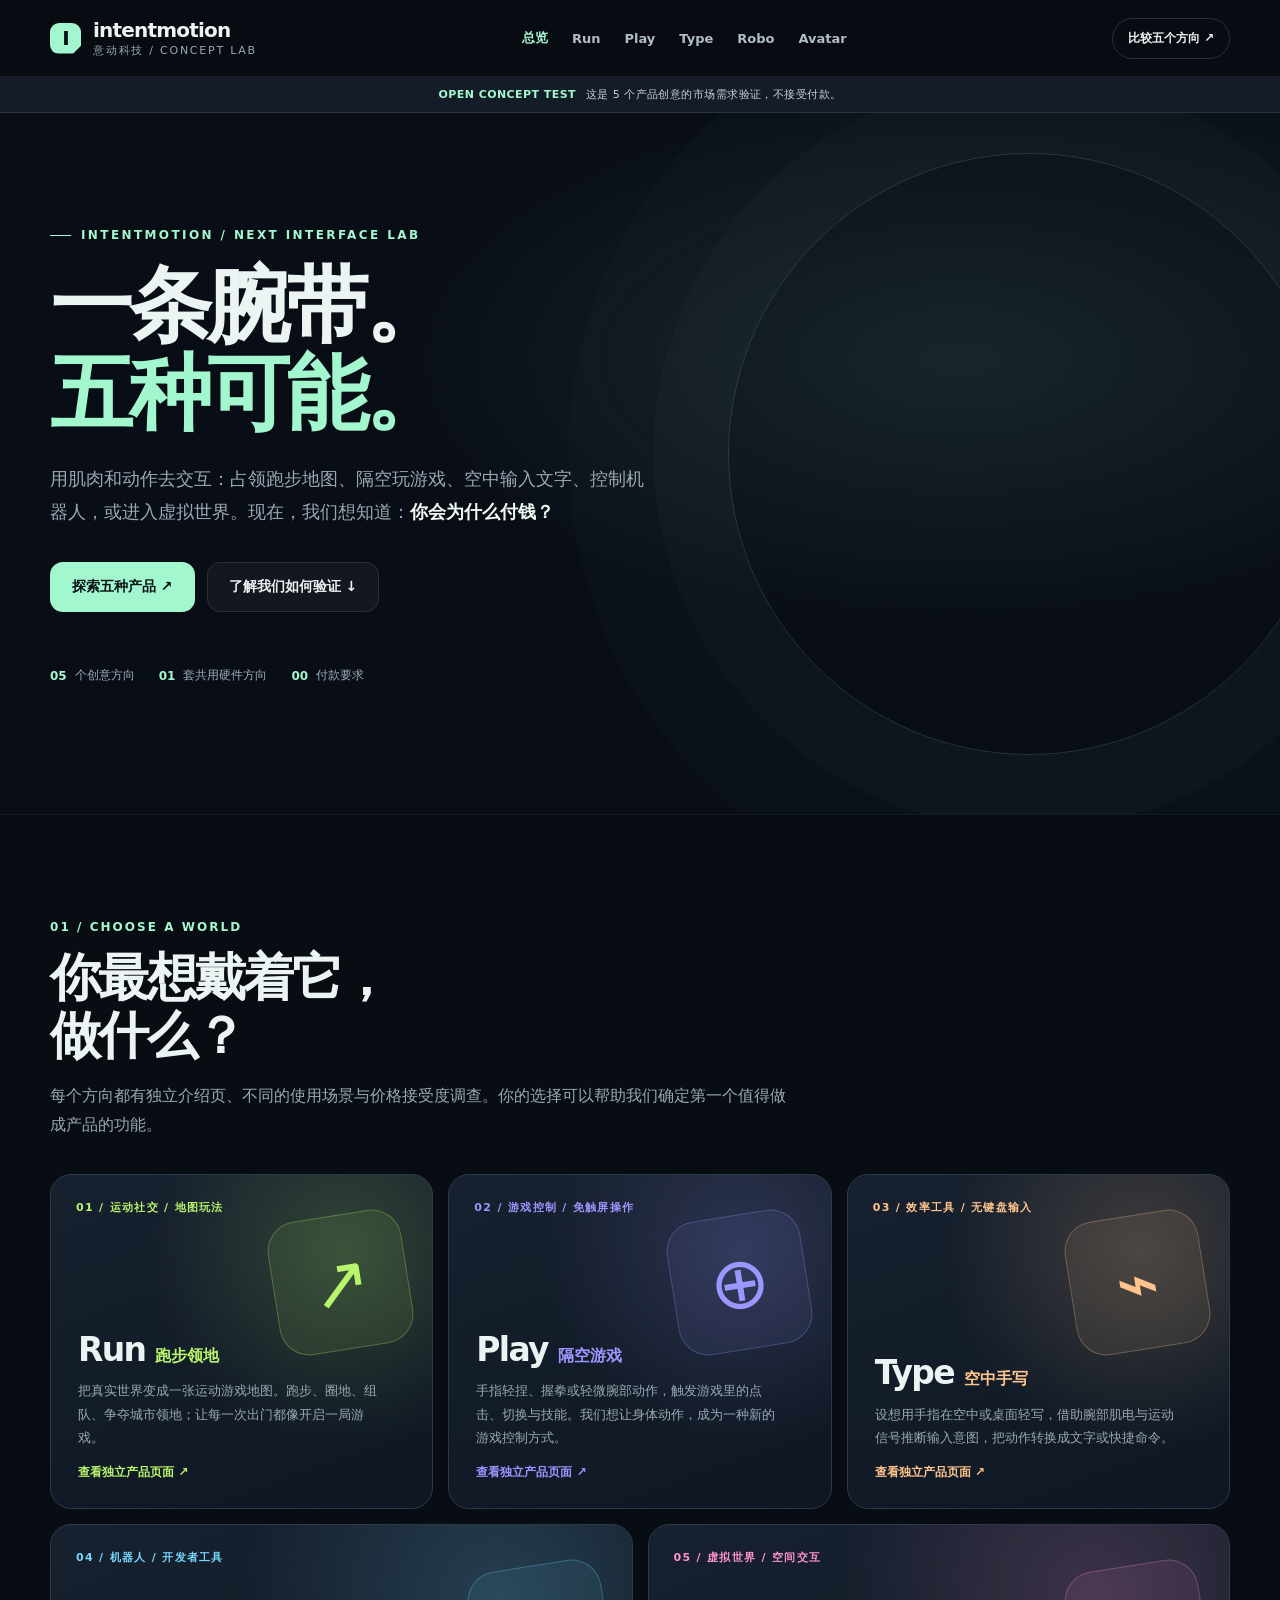
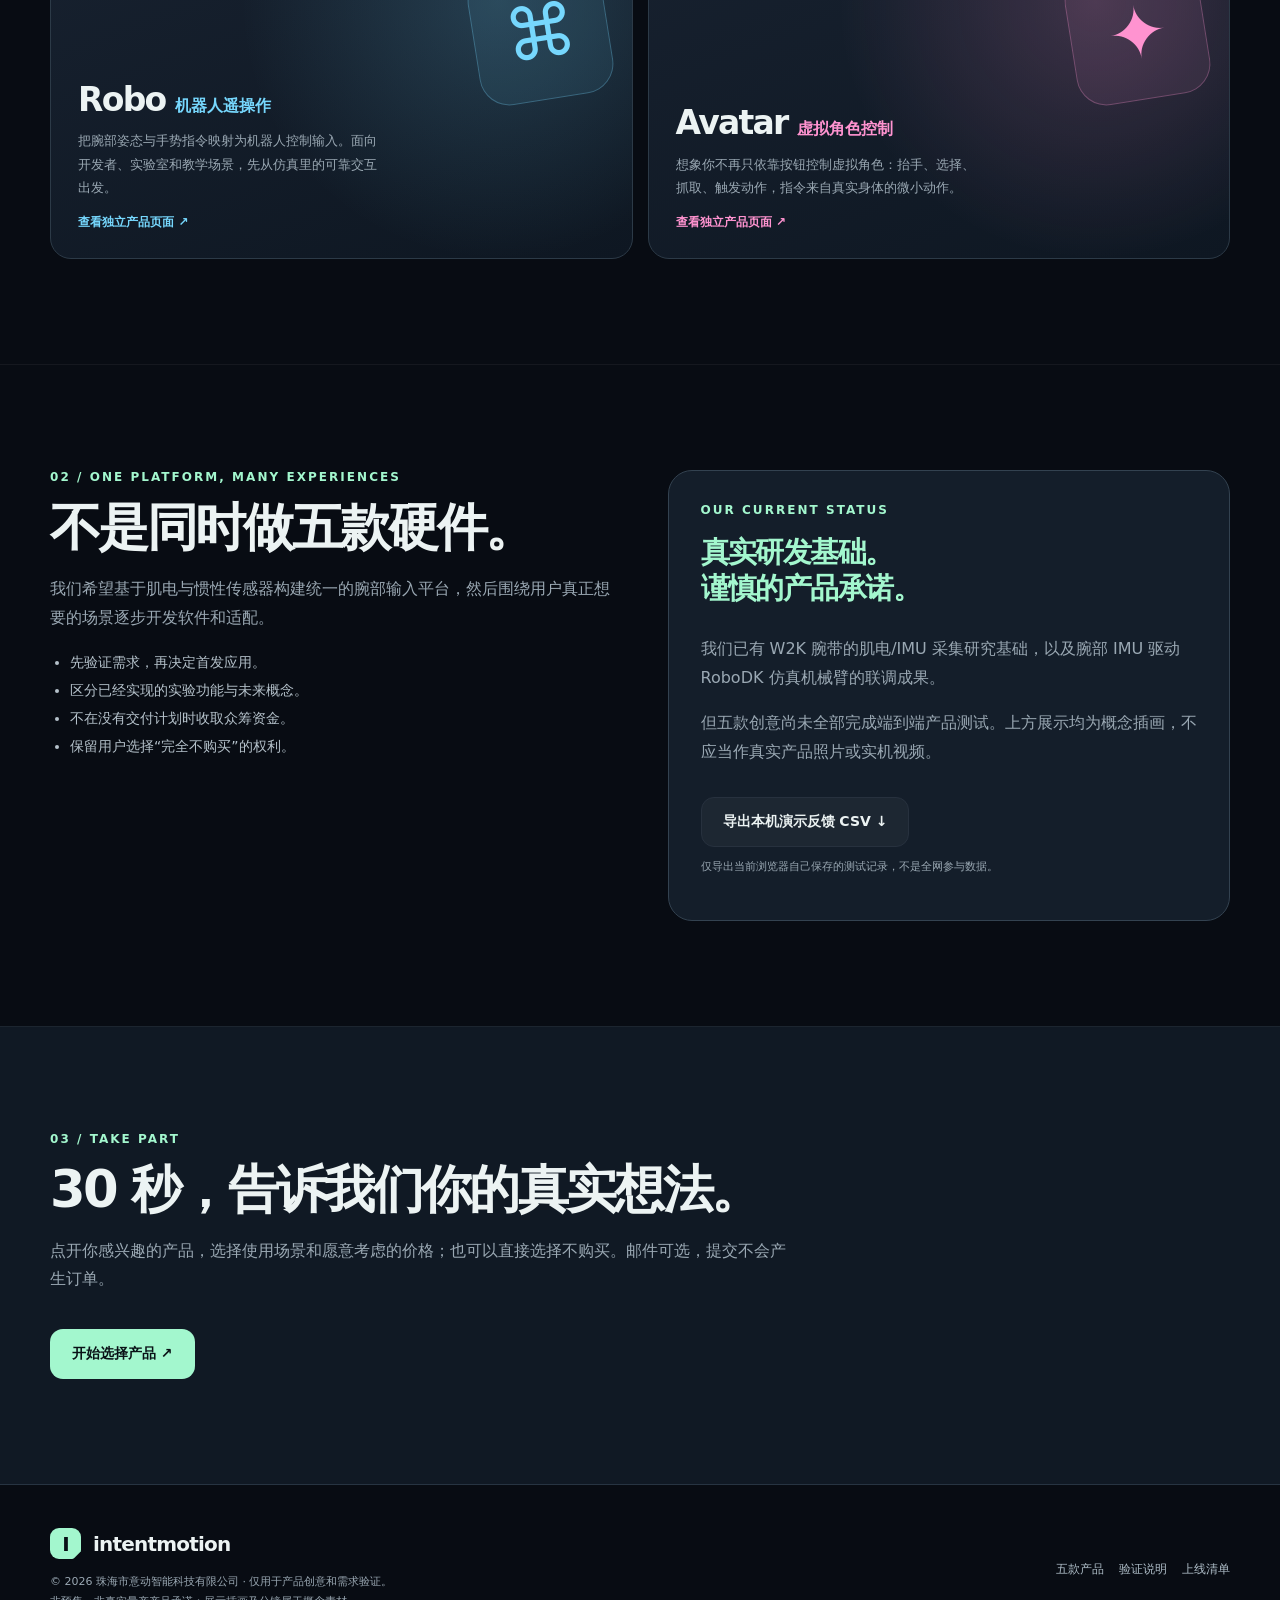
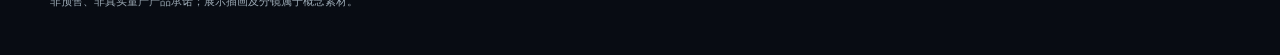
<file: index.html>
<!doctype html><html lang="zh-CN"><head><meta charset="utf-8"><meta name="viewport" content="width=device-width,initial-scale=1"><meta name="description" content="意动科技 IntentMotion Band 五种应用方向的公开概念需求验证：Run、Play、Type、Robo、Avatar。"><meta name="color-scheme" content="dark"><title>IntentMotion Concept Lab｜五种场景，一条技术路线</title><link rel="stylesheet" href="assets/style.css"><script defer src="assets/config.js"></script><script defer src="assets/app.js"></script></head><body><header class="site-header"><div class="container nav"><a class="logo" href="index.html" aria-label="回到主页"><span class="logo-mark">I</span><span>intentmotion<small>意动科技 / CONCEPT LAB</small></span></a><button class="mobile-nav-button" data-mobile-nav aria-label="展开导航" aria-expanded="false">☰</button><nav class="main-nav" aria-label="产品导航"><a href="index.html" class=active>总览</a><a href="run.html" >Run</a><a href="play.html" >Play</a><a href="type.html" >Type</a><a href="robo.html" >Robo</a><a href="avatar.html" >Avatar</a></nav><a href="index.html#products" class="nav-cta">比较五个方向 ↗</a></div></header><div class="announcement"><strong>OPEN CONCEPT TEST</strong><span>这是 5 个产品创意的市场需求验证，不接受付款。</span></div>
<main><section class="home-hero"><div class="container home-hero-inner"><div class="eyebrow">IntentMotion / Next Interface Lab</div><h1>一条腕带。<br><span class="gradient-text">五种可能。</span></h1><p>用肌肉和动作去交互：占领跑步地图、隔空玩游戏、空中输入文字、控制机器人，或进入虚拟世界。现在，我们想知道：<b style="color:#eff8f2">你会为什么付钱？</b></p><div class="hero-actions"><a href="#products" class="btn btn-primary">探索五种产品 ↗</a><a href="#method" class="btn btn-secondary">了解我们如何验证 ↓</a></div><div class="home-quick"><span><b>05</b> 个创意方向</span><span><b>01</b> 套共用硬件方向</span><span><b>00</b> 付款要求</span></div></div></section>
<section class="section" id="products"><div class="container"><div class="section-header"><span class="sec-index">01 / CHOOSE A WORLD</span><h2>你最想戴着它，<br>做什么？</h2><p>每个方向都有独立介绍页、不同的使用场景与价格接受度调查。你的选择可以帮助我们确定第一个值得做成产品的功能。</p></div><div class="product-grid"><a class="product-tile" href="run.html" style="--tile-rgb:184,245,108"><span class="tile-top">01 / 运动社交 / 地图玩法</span><div class="tile-art" aria-hidden="true">↗</div><h3>Run <span style="font-size:16px;letter-spacing:0;color:rgb(var(--tile-rgb))">跑步领地</span></h3><p>把真实世界变成一张运动游戏地图。跑步、圈地、组队、争夺城市领地；让每一次出门都像开启一局游戏。</p><span class="tile-link">查看独立产品页面 ↗</span></a><a class="product-tile" href="play.html" style="--tile-rgb:156,150,255"><span class="tile-top">02 / 游戏控制 / 免触屏操作</span><div class="tile-art" aria-hidden="true">⊕</div><h3>Play <span style="font-size:16px;letter-spacing:0;color:rgb(var(--tile-rgb))">隔空游戏</span></h3><p>手指轻捏、握拳或轻微腕部动作，触发游戏里的点击、切换与技能。我们想让身体动作，成为一种新的游戏控制方式。</p><span class="tile-link">查看独立产品页面 ↗</span></a><a class="product-tile" href="type.html" style="--tile-rgb:255,196,139"><span class="tile-top">03 / 效率工具 / 无键盘输入</span><div class="tile-art" aria-hidden="true">⌁</div><h3>Type <span style="font-size:16px;letter-spacing:0;color:rgb(var(--tile-rgb))">空中手写</span></h3><p>设想用手指在空中或桌面轻写，借助腕部肌电与运动信号推断输入意图，把动作转换成文字或快捷命令。</p><span class="tile-link">查看独立产品页面 ↗</span></a><a class="product-tile" href="robo.html" style="--tile-rgb:118,215,253"><span class="tile-top">04 / 机器人 / 开发者工具</span><div class="tile-art" aria-hidden="true">⌘</div><h3>Robo <span style="font-size:16px;letter-spacing:0;color:rgb(var(--tile-rgb))">机器人遥操作</span></h3><p>把腕部姿态与手势指令映射为机器人控制输入。面向开发者、实验室和教学场景，先从仿真里的可靠交互出发。</p><span class="tile-link">查看独立产品页面 ↗</span></a><a class="product-tile" href="avatar.html" style="--tile-rgb:255,147,208"><span class="tile-top">05 / 虚拟世界 / 空间交互</span><div class="tile-art" aria-hidden="true">✦</div><h3>Avatar <span style="font-size:16px;letter-spacing:0;color:rgb(var(--tile-rgb))">虚拟角色控制</span></h3><p>想象你不再只依靠按钮控制虚拟角色：抬手、选择、抓取、触发动作，指令来自真实身体的微小动作。</p><span class="tile-link">查看独立产品页面 ↗</span></a></div></div></section>
<section class="section" id="method"><div class="container manifesto"><div><span class="sec-index">02 / ONE PLATFORM, MANY EXPERIENCES</span><h2>不是同时做五款硬件。</h2><p>我们希望基于肌电与惯性传感器构建统一的腕部输入平台，然后围绕用户真正想要的场景逐步开发软件和适配。</p><ul><li>先验证需求，再决定首发应用。</li><li>区分已经实现的实验功能与未来概念。</li><li>不在没有交付计划时收取众筹资金。</li><li>保留用户选择“完全不购买”的权利。</li></ul></div><div class="note-card"><span class="sec-index">OUR CURRENT STATUS</span><h3 style="font-size:29px;margin-top:18px">真实研发基础。<br>谨慎的产品承诺。</h3><p>我们已有 W2K 腕带的肌电/IMU 采集研究基础，以及腕部 IMU 驱动 RoboDK 仿真机械臂的联调成果。</p><p>但五款创意尚未全部完成端到端产品测试。上方展示均为概念插画，不应当作真实产品照片或实机视频。</p><button class="btn btn-secondary export-button" data-export-preview>导出本机演示反馈 CSV ↓</button><p style="font-size:11px;margin-top:10px">仅导出当前浏览器自己保存的测试记录，不是全网参与数据。</p></div></div></section>
<section class="section" style="background:#101924"><div class="container"><div class="section-header"><span class="sec-index">03 / TAKE PART</span><h2>30 秒，告诉我们你的真实想法。</h2><p>点开你感兴趣的产品，选择使用场景和愿意考虑的价格；也可以直接选择不购买。邮件可选，提交不会产生订单。</p></div><a href="#products" class="btn btn-primary">开始选择产品 ↗</a></div></section></main><footer class="footer"><div class="container footer-row"><div><a class="logo" href="index.html"><span class="logo-mark">I</span><span>intentmotion</span></a><p style="margin-top:13px">© 2026 珠海市意动智能科技有限公司 · 仅用于产品创意和需求验证。<br>非预售、非真实量产产品承诺；展示插画及分镜属于概念素材。</p></div><div class="footer-links"><a href="index.html">五款产品</a><a href="index.html#method">验证说明</a><a href="docs/上线检查清单.md">上线清单</a></div></div></footer></body></html>
</file>
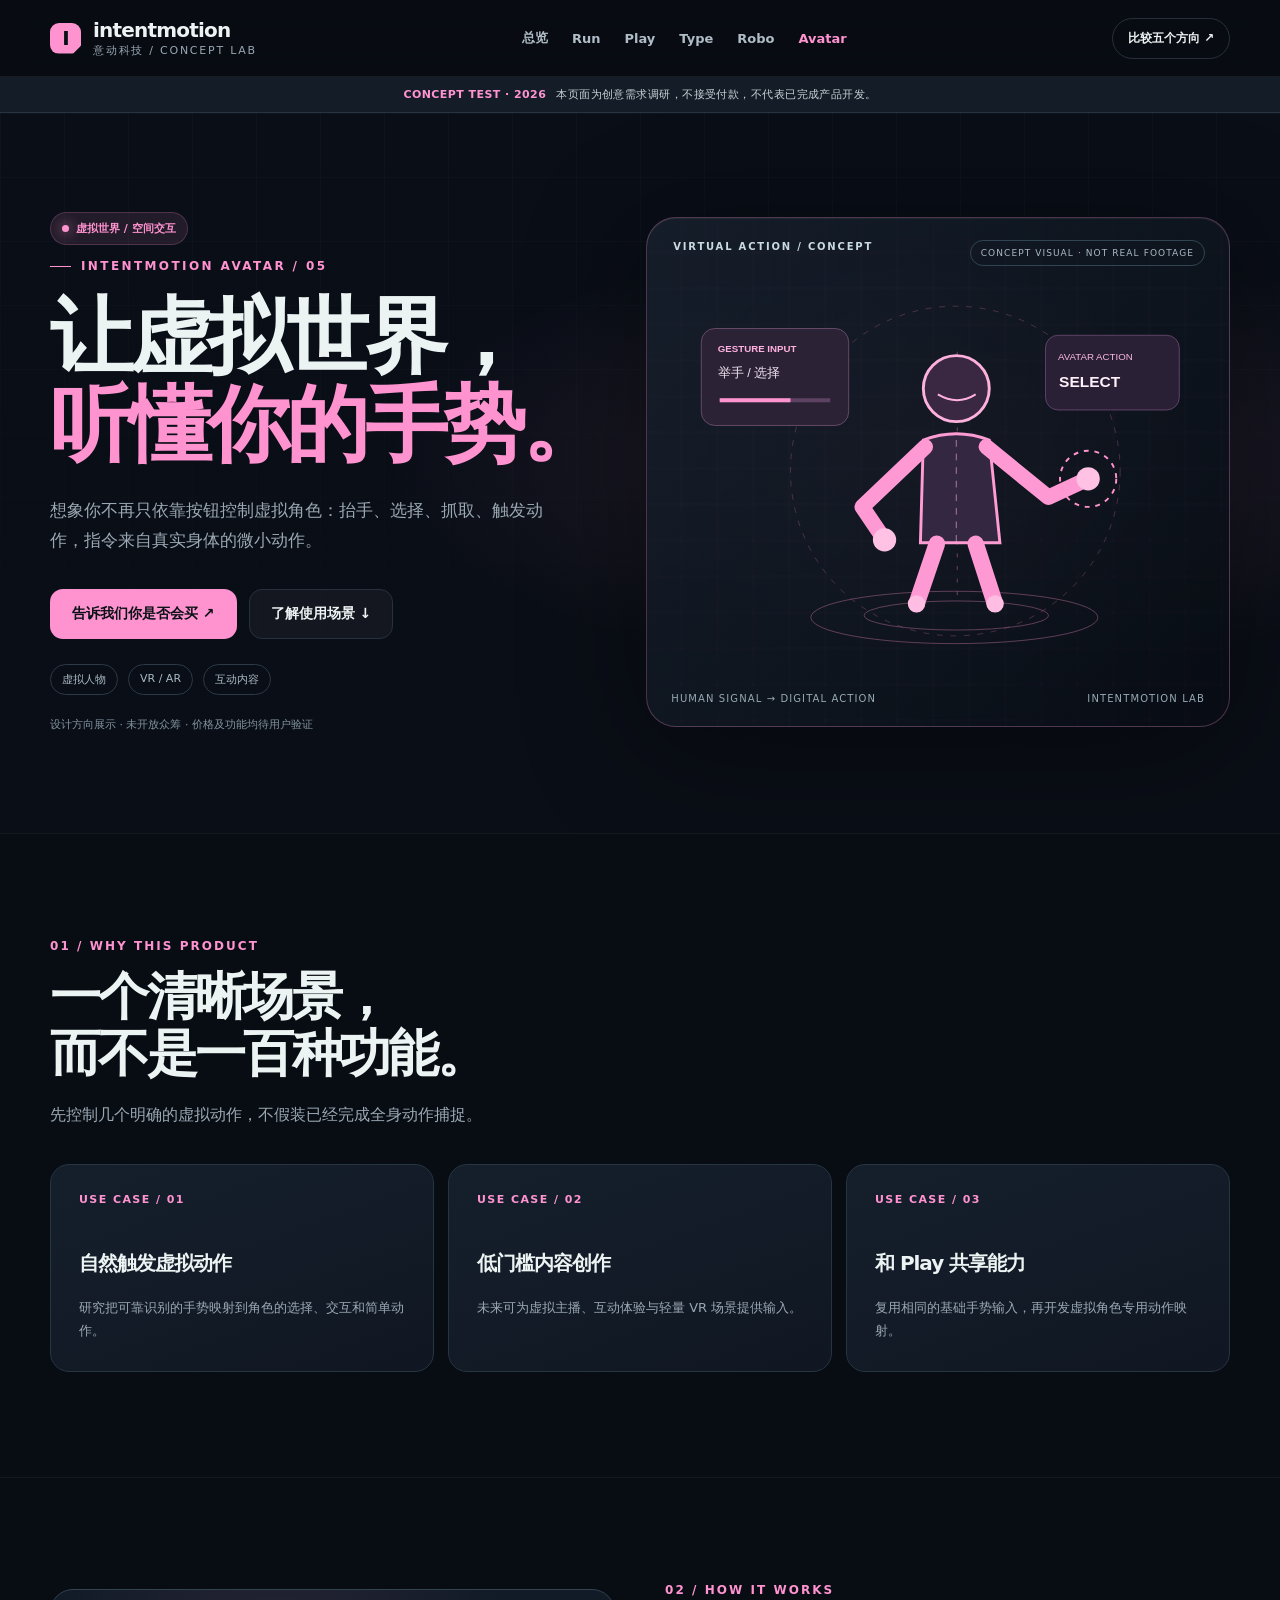
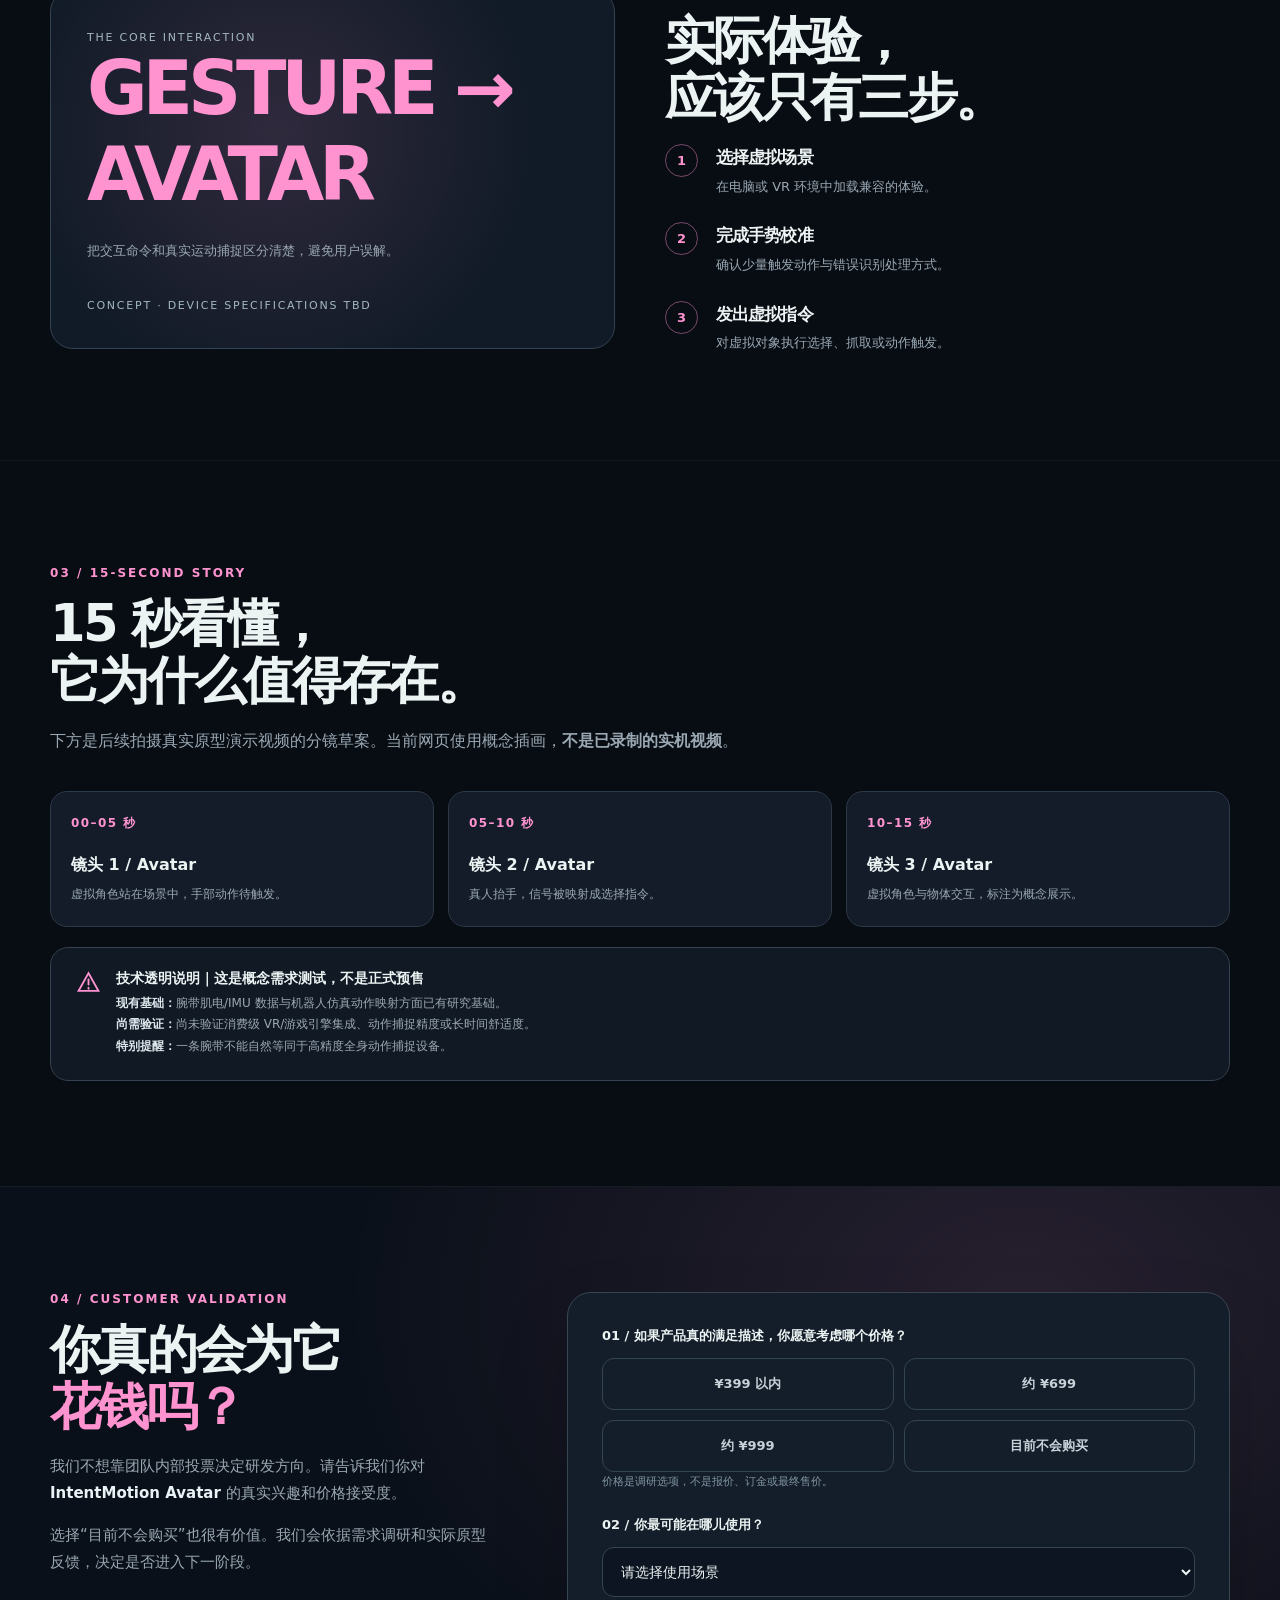
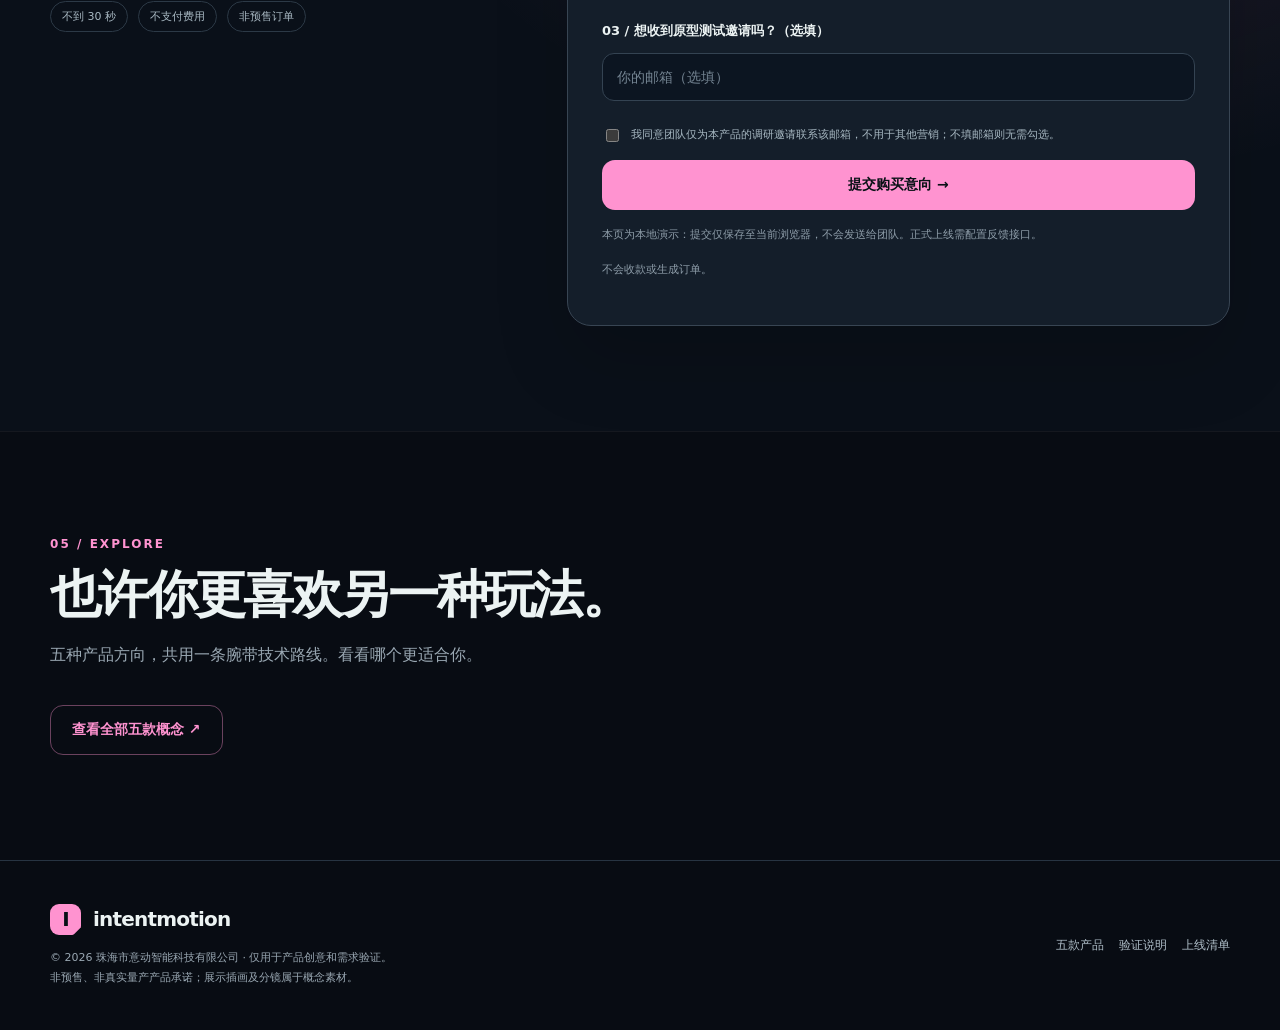
<file: avatar.html>
<!doctype html><html lang="zh-CN"><head><meta charset="utf-8"><meta name="viewport" content="width=device-width,initial-scale=1"><meta name="color-scheme" content="dark"><meta name="description" content="IntentMotion Avatar：想象你不再只依靠按钮控制虚拟角色：抬手、选择、抓取、触发动作，指令来自真实身体的微小动作。 意动科技产品概念及购买意向验证页。"><title>IntentMotion Avatar｜虚拟角色控制 - 概念验证</title><link rel="stylesheet" href="assets/style.css"><script defer src="assets/config.js"></script><script defer src="assets/app.js"></script></head><body data-product="avatar">
<header class="site-header"><div class="container nav"><a class="logo" href="index.html" aria-label="回到主页"><span class="logo-mark">I</span><span>intentmotion<small>意动科技 / CONCEPT LAB</small></span></a><button class="mobile-nav-button" data-mobile-nav aria-label="展开导航" aria-expanded="false">☰</button><nav class="main-nav" aria-label="产品导航"><a href="index.html" >总览</a><a href="run.html" >Run</a><a href="play.html" >Play</a><a href="type.html" >Type</a><a href="robo.html" >Robo</a><a href="avatar.html" class=active>Avatar</a></nav><a href="index.html#products" class="nav-cta">比较五个方向 ↗</a></div></header><div class="announcement"><strong>CONCEPT TEST · 2026</strong><span>本页面为创意需求调研，不接受付款，不代表已完成产品开发。</span></div>
<main><section class="hero"><div class="container hero-inner"><div class="hero-copy"><span class="hero-label"><span class="dot"></span>虚拟世界 / 空间交互</span><div class="eyebrow">IntentMotion Avatar / 05</div><h1>让虚拟世界，<br><span class="gradient-text">听懂你的手势。</span></h1><p>想象你不再只依靠按钮控制虚拟角色：抬手、选择、抓取、触发动作，指令来自真实身体的微小动作。</p><div class="hero-actions"><a class="btn btn-primary" href="#vote">告诉我们你是否会买 ↗</a><a class="btn btn-secondary" href="#story">了解使用场景 ↓</a></div><div class="hero-tags"><span>虚拟人物</span><span>VR / AR</span><span>互动内容</span></div><div class="micro">设计方向展示 · 未开放众筹 · 价格及功能均待用户验证</div></div><div class="visual"><span class="stage-glow"></span><div class="stage-card"><div class="visual-title">VIRTUAL ACTION / CONCEPT</div><div class="visual-badge">CONCEPT VISUAL · NOT REAL FOOTAGE</div><svg class="hero-illustration" viewBox="0 0 600 510" xmlns="http://www.w3.org/2000/svg" aria-label="概念展示插画（非实机视频）" role="img"><defs><linearGradient id="panelGradient" x1="0" x2="1" y1="0" y2="1"><stop offset="0" stop-color="#243443"/><stop offset="1" stop-color="#0b141c"/></linearGradient><filter id="softGlow" x="-50%" y="-50%" width="200%" height="200%"><feGaussianBlur stdDeviation="7"/></filter></defs>
<ellipse cx="317" cy="405" rx="148" ry="27" fill="none" stroke="#b66b99" opacity=".5"/><ellipse cx="319" cy="403" rx="95" ry="15" fill="none" stroke="#ff93d0" opacity=".35"/><path d="M320 131 L320 390" stroke="#bb6095" stroke-dasharray="4 9" opacity=".6"/>
<circle cx="319" cy="169" r="34" fill="#3a2843" stroke="#ffb1dd" stroke-width="3"/><path d="M300 175 Q320 187 339 175" fill="none" stroke="#ffb1dd" stroke-width="2"/>
<path d="M285 222 Q319 209 353 222 L364 328 L282 328Z" fill="#342742" stroke="#ff9cd4" stroke-width="3"/><path d="M319 222 L319 328" stroke="#ffb3dd" stroke-dasharray="7 7" opacity=".6"/>
<path d="M287 229 L222 291 L245 325 M350 229 L414 281 L455 262" fill="none" stroke="#ff99d4" stroke-width="16" stroke-linecap="round" stroke-linejoin="round"/><circle cx="245" cy="325" r="12" fill="#ffc2e4"/><circle cx="455" cy="262" r="12" fill="#ffc2e4"/>
<path d="M299 329 L278 391 M339 329 L359 391" fill="none" stroke="#ff99d4" stroke-width="17" stroke-linecap="round"/><circle cx="278" cy="391" r="9" fill="#ffbde3"/><circle cx="359" cy="391" r="9" fill="#ffbde3"/>
<circle cx="318" cy="254" r="170" fill="none" stroke="#8f537b" stroke-width="1" stroke-dasharray="6 8" opacity=".45" class="dash"/>
<circle cx="455" cy="262" r="29" fill="none" stroke="#ff93d0" stroke-width="2" stroke-dasharray="5 6" class="pulse"/>
<rect x="56" y="107" width="152" height="100" rx="14" fill="#2b2236" stroke="#674b69"/><text x="73" y="131" fill="#ffb2de" font-size="10" font-weight="800">GESTURE INPUT</text><text x="73" y="157" fill="#eee2f0" font-size="13">举手 / 选择</text><path d="M75 181 H189" stroke="#5e4261" stroke-width="4"/><path d="M75 181 H148" stroke="#ff93d0" stroke-width="4"/>
<rect x="411" y="114" width="138" height="77" rx="13" fill="#292035" stroke="#61436a"/><text x="424" y="140" fill="#fbb8df" font-size="10">AVATAR ACTION</text><text x="425" y="167" fill="#fff0fa" font-size="16" font-weight="700">SELECT</text>
</svg><div class="visual-bottom"><span>HUMAN SIGNAL → DIGITAL ACTION</span><span>INTENTMOTION LAB</span></div></div></div></div></section>
<section class="section" id="story"><div class="container"><div class="section-header"><span class="sec-index">01 / WHY THIS PRODUCT</span><h2>一个清晰场景，<br>而不是一百种功能。</h2><p>先控制几个明确的虚拟动作，不假装已经完成全身动作捕捉。</p></div><div class="feature-grid"><div class="feature-card"><div class="feature-number">USE CASE / 01</div><h3>自然触发虚拟动作</h3><p>研究把可靠识别的手势映射到角色的选择、交互和简单动作。</p></div><div class="feature-card"><div class="feature-number">USE CASE / 02</div><h3>低门槛内容创作</h3><p>未来可为虚拟主播、互动体验与轻量 VR 场景提供输入。</p></div><div class="feature-card"><div class="feature-number">USE CASE / 03</div><h3>和 Play 共享能力</h3><p>复用相同的基础手势输入，再开发虚拟角色专用动作映射。</p></div></div></div></section>
<section class="section"><div class="container scenario"><div class="scene-display"><div><small>THE CORE INTERACTION</small><div class="big-stat">GESTURE → AVATAR</div></div><p>把交互命令和真实运动捕捉区分清楚，避免用户误解。</p><small>CONCEPT · DEVICE SPECIFICATIONS TBD</small></div><div><span class="sec-index">02 / HOW IT WORKS</span><h2>实际体验，<br>应该只有三步。</h2><div class="steps"><div class="step"><span class="step-num">1</span><div><h3>选择虚拟场景</h3><p>在电脑或 VR 环境中加载兼容的体验。</p></div></div><div class="step"><span class="step-num">2</span><div><h3>完成手势校准</h3><p>确认少量触发动作与错误识别处理方式。</p></div></div><div class="step"><span class="step-num">3</span><div><h3>发出虚拟指令</h3><p>对虚拟对象执行选择、抓取或动作触发。</p></div></div></div></div></div></section>
<section class="section"><div class="container"><div class="section-header"><span class="sec-index">03 / 15-SECOND STORY</span><h2>15 秒看懂，<br>它为什么值得存在。</h2><p>下方是后续拍摄真实原型演示视频的分镜草案。当前网页使用概念插画，<b>不是已录制的实机视频</b>。</p></div><div class="storyboard"><div class="story"><time>00–05 秒</time><strong>镜头 1 / Avatar</strong><p>虚拟角色站在场景中，手部动作待触发。</p></div><div class="story"><time>05–10 秒</time><strong>镜头 2 / Avatar</strong><p>真人抬手，信号被映射成选择指令。</p></div><div class="story"><time>10–15 秒</time><strong>镜头 3 / Avatar</strong><p>虚拟角色与物体交互，标注为概念展示。</p></div></div><div style="height:20px"></div><div class="alert"><svg width="25" height="25" viewBox="0 0 24 24" fill="none" aria-hidden="true"><path d="M12 3L2.5 20h19L12 3Z" stroke="var(--accent)" stroke-width="1.8"/><path d="M12 9v5m0 3v1" stroke="var(--accent)" stroke-width="1.8" stroke-linecap="round"/></svg><div><strong>技术透明说明｜这是概念需求测试，不是正式预售</strong><p><b style="color:#dce7ec">现有基础：</b>腕带肌电/IMU 数据与机器人仿真动作映射方面已有研究基础。<br><b style="color:#dce7ec">尚需验证：</b>尚未验证消费级 VR/游戏引擎集成、动作捕捉精度或长时间舒适度。<br><b style="color:#dce7ec">特别提醒：</b>一条腕带不能自然等同于高精度全身动作捕捉设备。</p></div></div></div></section>
<section class="section vote" id="vote"><div class="container vote-layout"><div class="vote-copy"><span class="sec-index">04 / CUSTOMER VALIDATION</span><h2>你真的会为它<br><span class="gradient-text">花钱吗？</span></h2><p>我们不想靠团队内部投票决定研发方向。请告诉我们你对 <b style="color:#e9f3f6">IntentMotion Avatar</b> 的真实兴趣和价格接受度。</p><p>选择“目前不会购买”也很有价值。我们会依据需求调研和实际原型反馈，决定是否进入下一阶段。</p><div class="hero-tags"><span>不到 30 秒</span><span>不支付费用</span><span>非预售订单</span></div></div><form class="form-card" data-interest-form><input type="hidden" name="product" value="avatar">
    <div class="form-group"><label class="group-label">01 / 如果产品真的满足描述，你愿意考虑哪个价格？</label><div class="radio-grid"><label class="radio-option"><input required type="radio" name="price" value="under399"><span>¥399 以内</span></label><label class="radio-option"><input required type="radio" name="price" value="around699"><span>约 ¥699</span></label><label class="radio-option"><input required type="radio" name="price" value="around999"><span>约 ¥999</span></label><label class="radio-option"><input required type="radio" name="price" value="none"><span>目前不会购买</span></label></div><p class="price-pill">价格是调研选项，不是报价、订金或最终售价。</p></div>
    <div class="form-group"><label for="scenario" class="group-label">02 / 你最可能在哪儿使用？</label><select id="scenario" class="field" name="scenario" required><option value="">请选择使用场景</option><option value="VR / AR 交互">VR / AR 交互</option><option value="虚拟主播 / 数字人">虚拟主播 / 数字人</option><option value="虚拟社交">虚拟社交</option><option value="互动艺术与游戏">互动艺术与游戏</option></select></div>
    <div class="form-group"><label class="group-label" for="email">03 / 想收到原型测试邀请吗？（选填）</label><input class="field" type="email" id="email" name="email" placeholder="你的邮箱（选填）" autocomplete="email"></div>
    <label class="consent"><input type="checkbox" name="consent" value="yes">我同意团队仅为本产品的调研邀请联系该邮箱，不用于其他营销；不填邮箱则无需勾选。</label>
    <button class="btn btn-primary form-submit" type="submit">提交购买意向 →</button><div class="form-status" data-form-status role="status" aria-live="polite"></div>
    <p class="privacy-note" data-storage-mode>演示模式：反馈仅保存在本地浏览器中。</p><p class="privacy-note">不会收款或生成订单。<a href="#" data-privacy-link hidden style="text-decoration:underline;color:var(--accent)">查看隐私说明</a></p></form></div></section>
<section class="section"><div class="container"><div class="section-header"><span class="sec-index">05 / EXPLORE</span><h2>也许你更喜欢另一种玩法。</h2><p>五种产品方向，共用一条腕带技术路线。看看哪个更适合你。</p></div><a href="index.html#products" class="btn btn-outline">查看全部五款概念 ↗</a></div></section></main><footer class="footer"><div class="container footer-row"><div><a class="logo" href="index.html"><span class="logo-mark">I</span><span>intentmotion</span></a><p style="margin-top:13px">© 2026 珠海市意动智能科技有限公司 · 仅用于产品创意和需求验证。<br>非预售、非真实量产产品承诺；展示插画及分镜属于概念素材。</p></div><div class="footer-links"><a href="index.html">五款产品</a><a href="index.html#method">验证说明</a><a href="docs/上线检查清单.md">上线清单</a></div></div></footer></body></html>
</file>
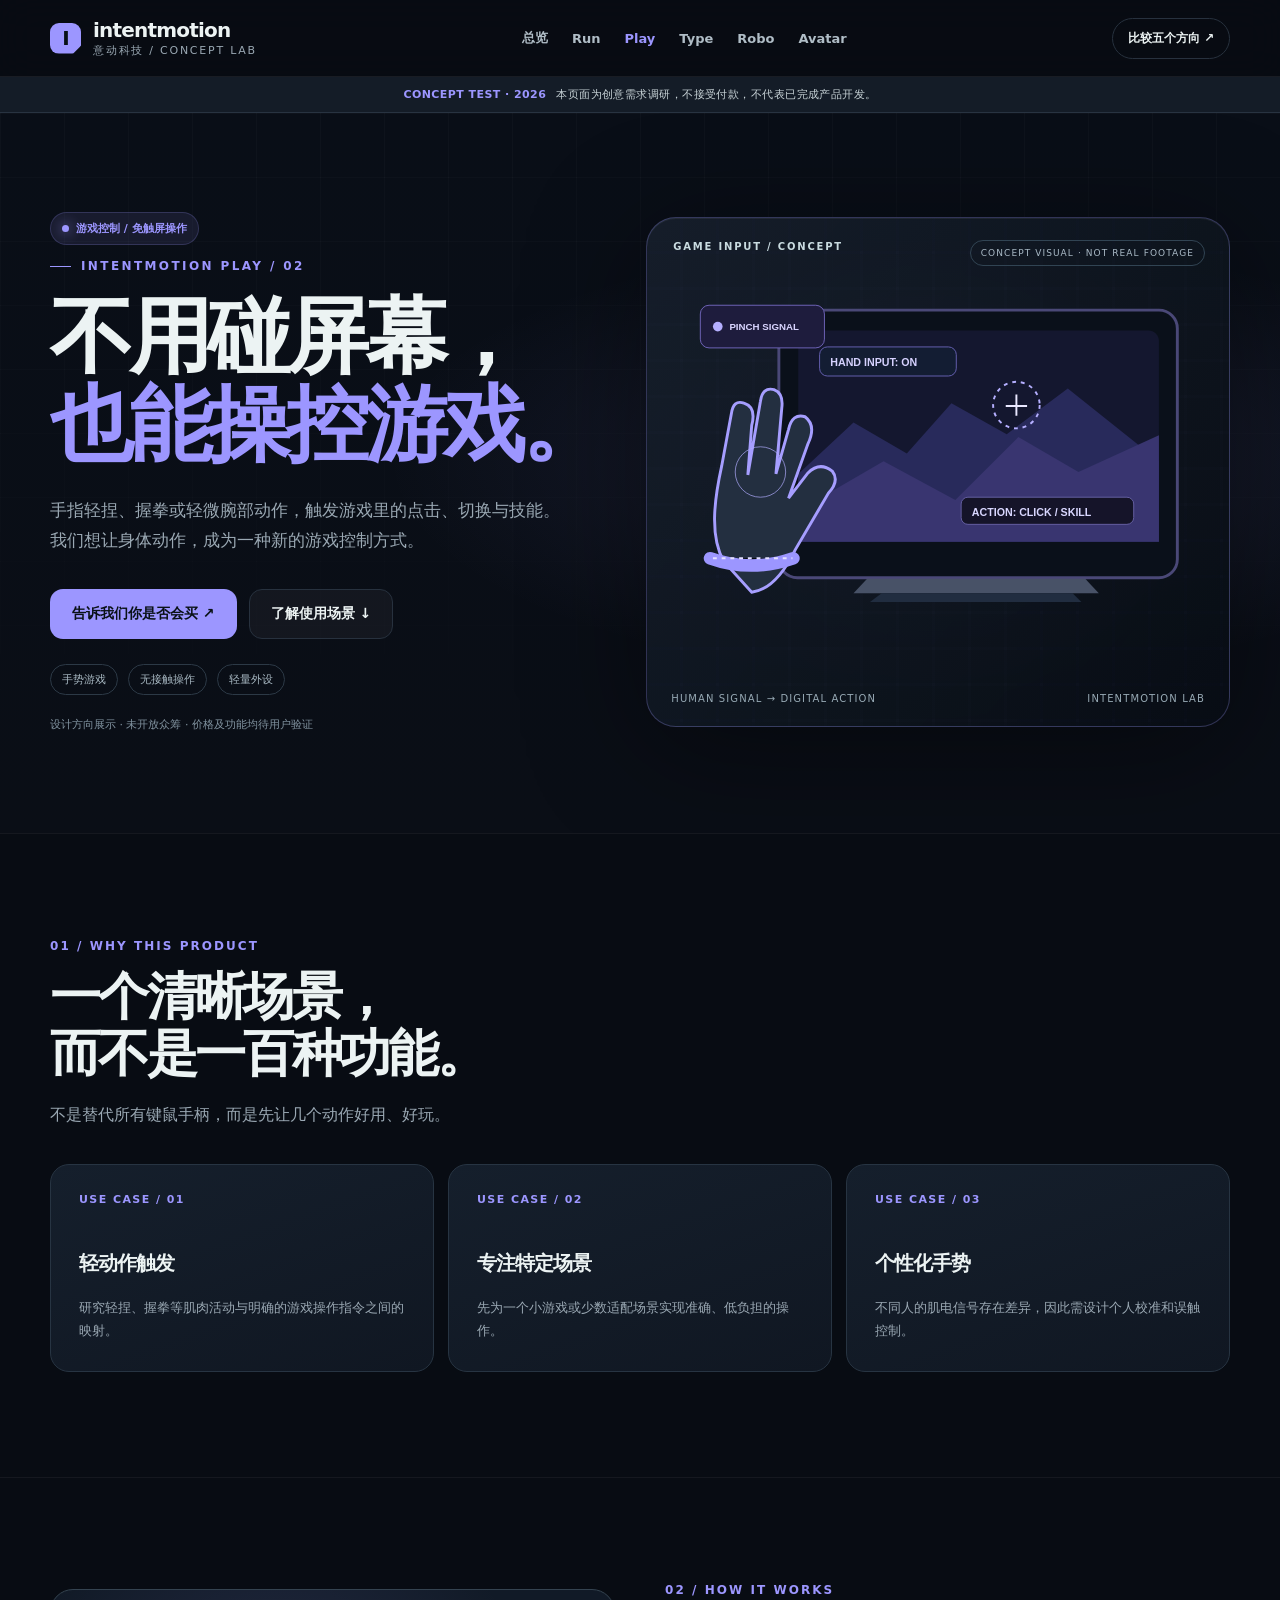
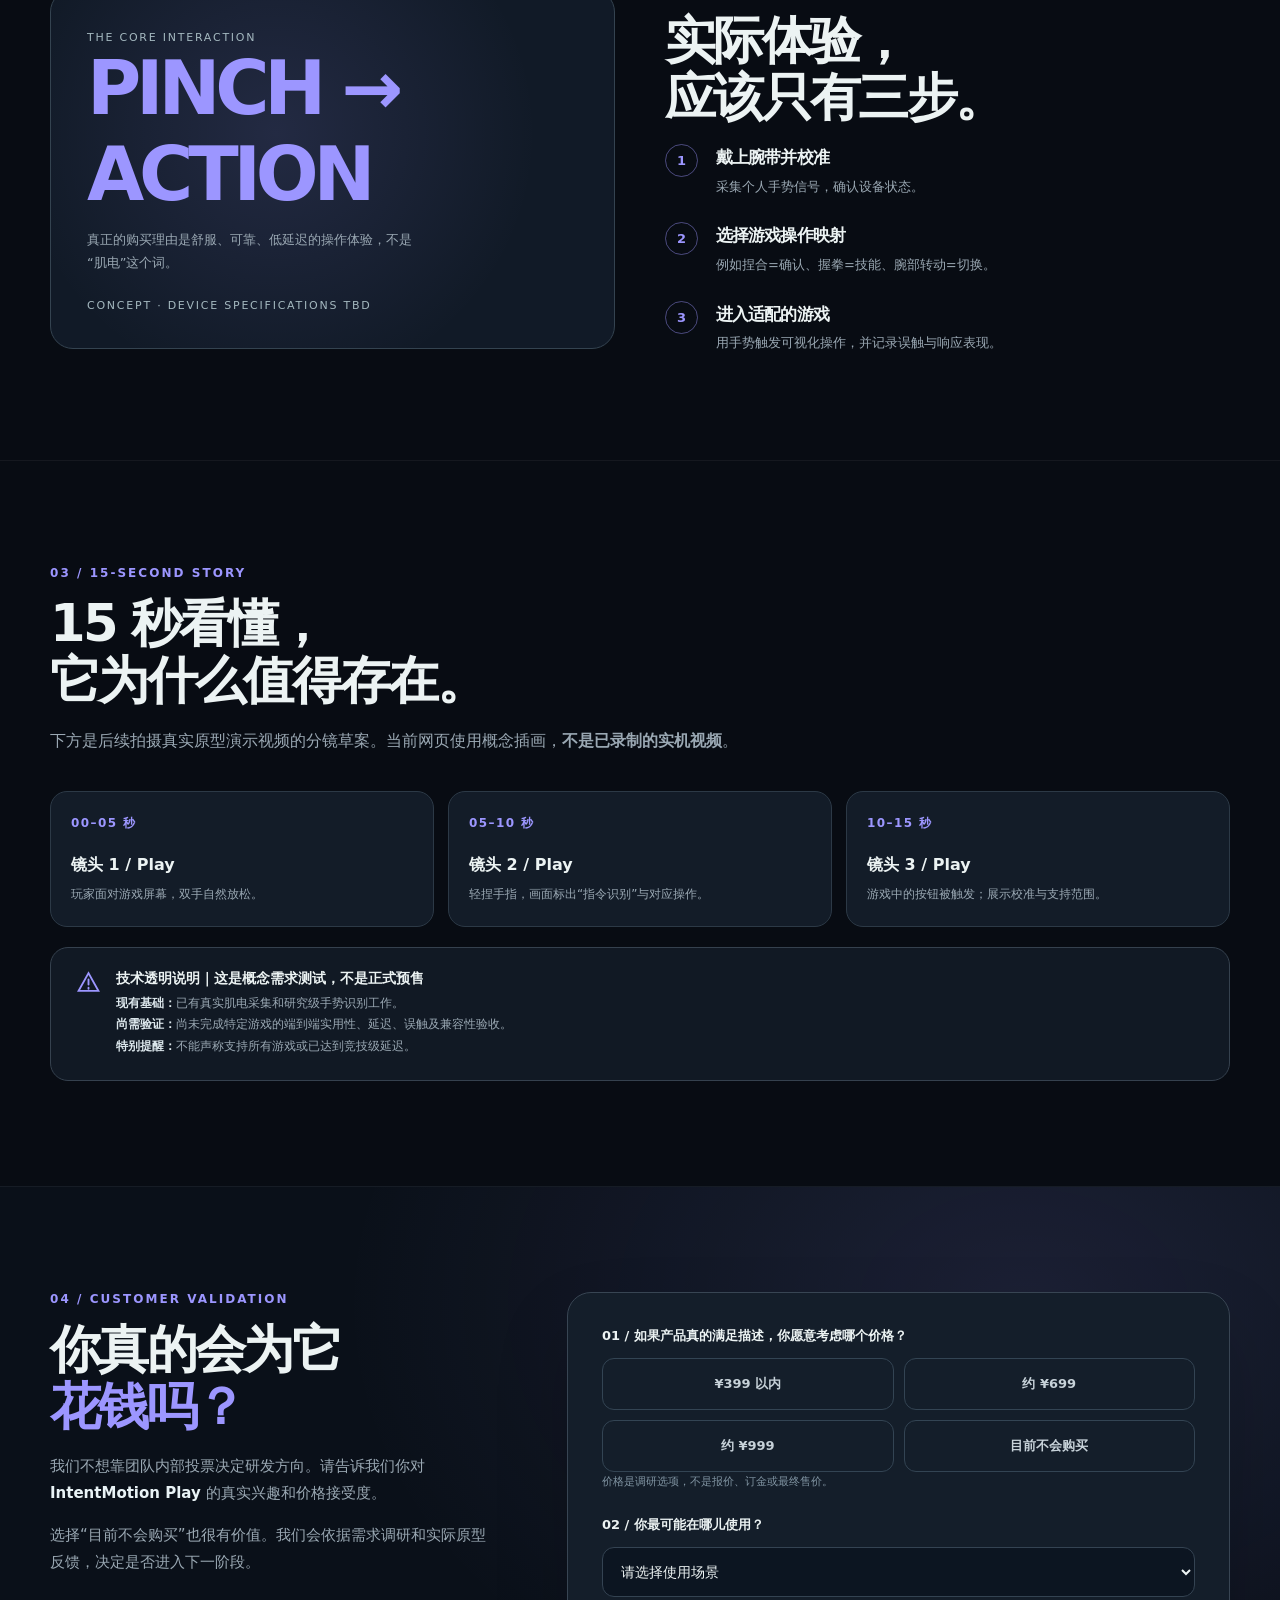
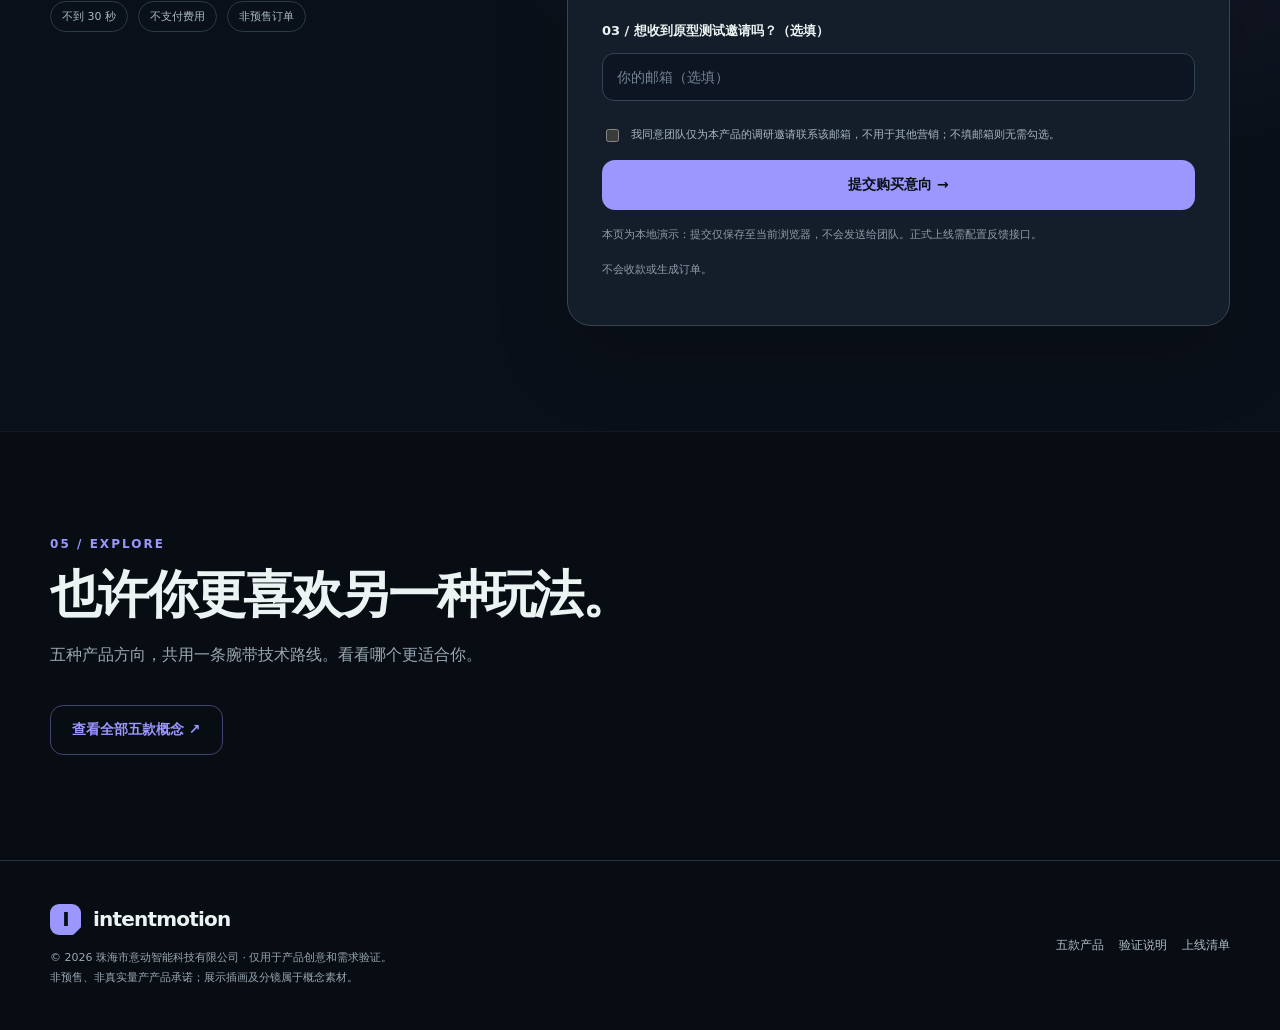
<file: play.html>
<!doctype html><html lang="zh-CN"><head><meta charset="utf-8"><meta name="viewport" content="width=device-width,initial-scale=1"><meta name="color-scheme" content="dark"><meta name="description" content="IntentMotion Play：手指轻捏、握拳或轻微腕部动作，触发游戏里的点击、切换与技能。我们想让身体动作，成为一种新的游戏控制方式。 意动科技产品概念及购买意向验证页。"><title>IntentMotion Play｜隔空游戏 - 概念验证</title><link rel="stylesheet" href="assets/style.css"><script defer src="assets/config.js"></script><script defer src="assets/app.js"></script></head><body data-product="play">
<header class="site-header"><div class="container nav"><a class="logo" href="index.html" aria-label="回到主页"><span class="logo-mark">I</span><span>intentmotion<small>意动科技 / CONCEPT LAB</small></span></a><button class="mobile-nav-button" data-mobile-nav aria-label="展开导航" aria-expanded="false">☰</button><nav class="main-nav" aria-label="产品导航"><a href="index.html" >总览</a><a href="run.html" >Run</a><a href="play.html" class=active>Play</a><a href="type.html" >Type</a><a href="robo.html" >Robo</a><a href="avatar.html" >Avatar</a></nav><a href="index.html#products" class="nav-cta">比较五个方向 ↗</a></div></header><div class="announcement"><strong>CONCEPT TEST · 2026</strong><span>本页面为创意需求调研，不接受付款，不代表已完成产品开发。</span></div>
<main><section class="hero"><div class="container hero-inner"><div class="hero-copy"><span class="hero-label"><span class="dot"></span>游戏控制 / 免触屏操作</span><div class="eyebrow">IntentMotion Play / 02</div><h1>不用碰屏幕，<br><span class="gradient-text">也能操控游戏。</span></h1><p>手指轻捏、握拳或轻微腕部动作，触发游戏里的点击、切换与技能。我们想让身体动作，成为一种新的游戏控制方式。</p><div class="hero-actions"><a class="btn btn-primary" href="#vote">告诉我们你是否会买 ↗</a><a class="btn btn-secondary" href="#story">了解使用场景 ↓</a></div><div class="hero-tags"><span>手势游戏</span><span>无接触操作</span><span>轻量外设</span></div><div class="micro">设计方向展示 · 未开放众筹 · 价格及功能均待用户验证</div></div><div class="visual"><span class="stage-glow"></span><div class="stage-card"><div class="visual-title">GAME INPUT / CONCEPT</div><div class="visual-badge">CONCEPT VISUAL · NOT REAL FOOTAGE</div><svg class="hero-illustration" viewBox="0 0 600 510" xmlns="http://www.w3.org/2000/svg" aria-label="概念展示插画（非实机视频）" role="img"><defs><linearGradient id="panelGradient" x1="0" x2="1" y1="0" y2="1"><stop offset="0" stop-color="#243443"/><stop offset="1" stop-color="#0b141c"/></linearGradient><filter id="softGlow" x="-50%" y="-50%" width="200%" height="200%"><feGaussianBlur stdDeviation="7"/></filter></defs>
<rect x="136" y="88" width="411" height="276" rx="19" fill="#0a101a" stroke="#4a4877" stroke-width="3"/>
<rect x="156" y="109" width="372" height="218" rx="11" fill="#14172f"/>
<path d="M156 257 L213 204 L268 236 L314 184 L371 216 L434 169 L528 244 L528 327 L156 327Z" fill="#282a5b"/>
<path d="M156 295 L244 244 L318 284 L383 219 L445 255 L528 217 L528 327 L156 327Z" fill="#393570"/>
<circle cx="381" cy="186" r="24" fill="none" stroke="#b5afff" stroke-width="2" stroke-dasharray="4 5" class="dash"/><path d="M370 187 h22 M381 175 v22" stroke="#e9e7ff" stroke-width="2"/>
<rect x="178" y="126" width="141" height="30" rx="8" fill="#131d33" stroke="#655fb0"/><text x="189" y="146" fill="#d6d2ff" font-size="11" font-weight="700">HAND INPUT: ON</text>
<rect x="324" y="281" width="178" height="28" rx="7" fill="#151429" stroke="#655fa2"/><text x="335" y="300" fill="#d9d7ff" font-size="11" font-weight="800">ACTION: CLICK / SKILL</text>
<path d="M227 365 L452 365 L466 380 L213 380 Z" fill="#485267"/><path d="M242 380 L439 380 L448 389 L230 389Z" fill="#212d40"/>
<g class="float-a"><path d="M79 347 C64 320 70 281 77 249 L87 195 Q89 180 100 184 Q113 188 108 207 L104 258 L117 182 Q119 167 131 170 Q141 174 139 189 L133 257 L146 211 Q150 194 163 198 Q175 207 166 226 L146 282 L166 256 Q178 244 191 254 Q199 264 187 277 L153 335 Q133 376 108 379 Z" fill="#232f40" stroke="#a69eff" stroke-width="3"/><path d="M65 344 Q107 359 151 344" stroke="#9c96ff" stroke-width="13" stroke-linecap="round"/><path d="M68 344 L150 344" stroke="#e4e0ff" stroke-width="2" stroke-dasharray="4 5"/><circle cx="117" cy="255" r="26" fill="none" stroke="#b2adff" stroke-width="1" opacity=".7"/></g>
<rect x="55" y="83" width="128" height="44" rx="9" fill="#1e1c3d" stroke="#7065b9"/><circle cx="73" cy="105" r="5" fill="#b5afff" class="pulse"/><text x="85" y="109" fill="#d9d5ff" font-size="10" font-weight="700">PINCH SIGNAL</text>
</svg><div class="visual-bottom"><span>HUMAN SIGNAL → DIGITAL ACTION</span><span>INTENTMOTION LAB</span></div></div></div></div></section>
<section class="section" id="story"><div class="container"><div class="section-header"><span class="sec-index">01 / WHY THIS PRODUCT</span><h2>一个清晰场景，<br>而不是一百种功能。</h2><p>不是替代所有键鼠手柄，而是先让几个动作好用、好玩。</p></div><div class="feature-grid"><div class="feature-card"><div class="feature-number">USE CASE / 01</div><h3>轻动作触发</h3><p>研究轻捏、握拳等肌肉活动与明确的游戏操作指令之间的映射。</p></div><div class="feature-card"><div class="feature-number">USE CASE / 02</div><h3>专注特定场景</h3><p>先为一个小游戏或少数适配场景实现准确、低负担的操作。</p></div><div class="feature-card"><div class="feature-number">USE CASE / 03</div><h3>个性化手势</h3><p>不同人的肌电信号存在差异，因此需设计个人校准和误触控制。</p></div></div></div></section>
<section class="section"><div class="container scenario"><div class="scene-display"><div><small>THE CORE INTERACTION</small><div class="big-stat">PINCH → ACTION</div></div><p>真正的购买理由是舒服、可靠、低延迟的操作体验，不是“肌电”这个词。</p><small>CONCEPT · DEVICE SPECIFICATIONS TBD</small></div><div><span class="sec-index">02 / HOW IT WORKS</span><h2>实际体验，<br>应该只有三步。</h2><div class="steps"><div class="step"><span class="step-num">1</span><div><h3>戴上腕带并校准</h3><p>采集个人手势信号，确认设备状态。</p></div></div><div class="step"><span class="step-num">2</span><div><h3>选择游戏操作映射</h3><p>例如捏合=确认、握拳=技能、腕部转动=切换。</p></div></div><div class="step"><span class="step-num">3</span><div><h3>进入适配的游戏</h3><p>用手势触发可视化操作，并记录误触与响应表现。</p></div></div></div></div></div></section>
<section class="section"><div class="container"><div class="section-header"><span class="sec-index">03 / 15-SECOND STORY</span><h2>15 秒看懂，<br>它为什么值得存在。</h2><p>下方是后续拍摄真实原型演示视频的分镜草案。当前网页使用概念插画，<b>不是已录制的实机视频</b>。</p></div><div class="storyboard"><div class="story"><time>00–05 秒</time><strong>镜头 1 / Play</strong><p>玩家面对游戏屏幕，双手自然放松。</p></div><div class="story"><time>05–10 秒</time><strong>镜头 2 / Play</strong><p>轻捏手指，画面标出“指令识别”与对应操作。</p></div><div class="story"><time>10–15 秒</time><strong>镜头 3 / Play</strong><p>游戏中的按钮被触发；展示校准与支持范围。</p></div></div><div style="height:20px"></div><div class="alert"><svg width="25" height="25" viewBox="0 0 24 24" fill="none" aria-hidden="true"><path d="M12 3L2.5 20h19L12 3Z" stroke="var(--accent)" stroke-width="1.8"/><path d="M12 9v5m0 3v1" stroke="var(--accent)" stroke-width="1.8" stroke-linecap="round"/></svg><div><strong>技术透明说明｜这是概念需求测试，不是正式预售</strong><p><b style="color:#dce7ec">现有基础：</b>已有真实肌电采集和研究级手势识别工作。<br><b style="color:#dce7ec">尚需验证：</b>尚未完成特定游戏的端到端实用性、延迟、误触及兼容性验收。<br><b style="color:#dce7ec">特别提醒：</b>不能声称支持所有游戏或已达到竞技级延迟。</p></div></div></div></section>
<section class="section vote" id="vote"><div class="container vote-layout"><div class="vote-copy"><span class="sec-index">04 / CUSTOMER VALIDATION</span><h2>你真的会为它<br><span class="gradient-text">花钱吗？</span></h2><p>我们不想靠团队内部投票决定研发方向。请告诉我们你对 <b style="color:#e9f3f6">IntentMotion Play</b> 的真实兴趣和价格接受度。</p><p>选择“目前不会购买”也很有价值。我们会依据需求调研和实际原型反馈，决定是否进入下一阶段。</p><div class="hero-tags"><span>不到 30 秒</span><span>不支付费用</span><span>非预售订单</span></div></div><form class="form-card" data-interest-form><input type="hidden" name="product" value="play">
    <div class="form-group"><label class="group-label">01 / 如果产品真的满足描述，你愿意考虑哪个价格？</label><div class="radio-grid"><label class="radio-option"><input required type="radio" name="price" value="under399"><span>¥399 以内</span></label><label class="radio-option"><input required type="radio" name="price" value="around699"><span>约 ¥699</span></label><label class="radio-option"><input required type="radio" name="price" value="around999"><span>约 ¥999</span></label><label class="radio-option"><input required type="radio" name="price" value="none"><span>目前不会购买</span></label></div><p class="price-pill">价格是调研选项，不是报价、订金或最终售价。</p></div>
    <div class="form-group"><label for="scenario" class="group-label">02 / 你最可能在哪儿使用？</label><select id="scenario" class="field" name="scenario" required><option value="">请选择使用场景</option><option value="电脑游戏">电脑游戏</option><option value="手机游戏">手机游戏</option><option value="主机 / 客厅游戏">主机 / 客厅游戏</option><option value="直播 / 创意交互">直播 / 创意交互</option></select></div>
    <div class="form-group"><label class="group-label" for="email">03 / 想收到原型测试邀请吗？（选填）</label><input class="field" type="email" id="email" name="email" placeholder="你的邮箱（选填）" autocomplete="email"></div>
    <label class="consent"><input type="checkbox" name="consent" value="yes">我同意团队仅为本产品的调研邀请联系该邮箱，不用于其他营销；不填邮箱则无需勾选。</label>
    <button class="btn btn-primary form-submit" type="submit">提交购买意向 →</button><div class="form-status" data-form-status role="status" aria-live="polite"></div>
    <p class="privacy-note" data-storage-mode>演示模式：反馈仅保存在本地浏览器中。</p><p class="privacy-note">不会收款或生成订单。<a href="#" data-privacy-link hidden style="text-decoration:underline;color:var(--accent)">查看隐私说明</a></p></form></div></section>
<section class="section"><div class="container"><div class="section-header"><span class="sec-index">05 / EXPLORE</span><h2>也许你更喜欢另一种玩法。</h2><p>五种产品方向，共用一条腕带技术路线。看看哪个更适合你。</p></div><a href="index.html#products" class="btn btn-outline">查看全部五款概念 ↗</a></div></section></main><footer class="footer"><div class="container footer-row"><div><a class="logo" href="index.html"><span class="logo-mark">I</span><span>intentmotion</span></a><p style="margin-top:13px">© 2026 珠海市意动智能科技有限公司 · 仅用于产品创意和需求验证。<br>非预售、非真实量产产品承诺；展示插画及分镜属于概念素材。</p></div><div class="footer-links"><a href="index.html">五款产品</a><a href="index.html#method">验证说明</a><a href="docs/上线检查清单.md">上线清单</a></div></div></footer></body></html>
</file>
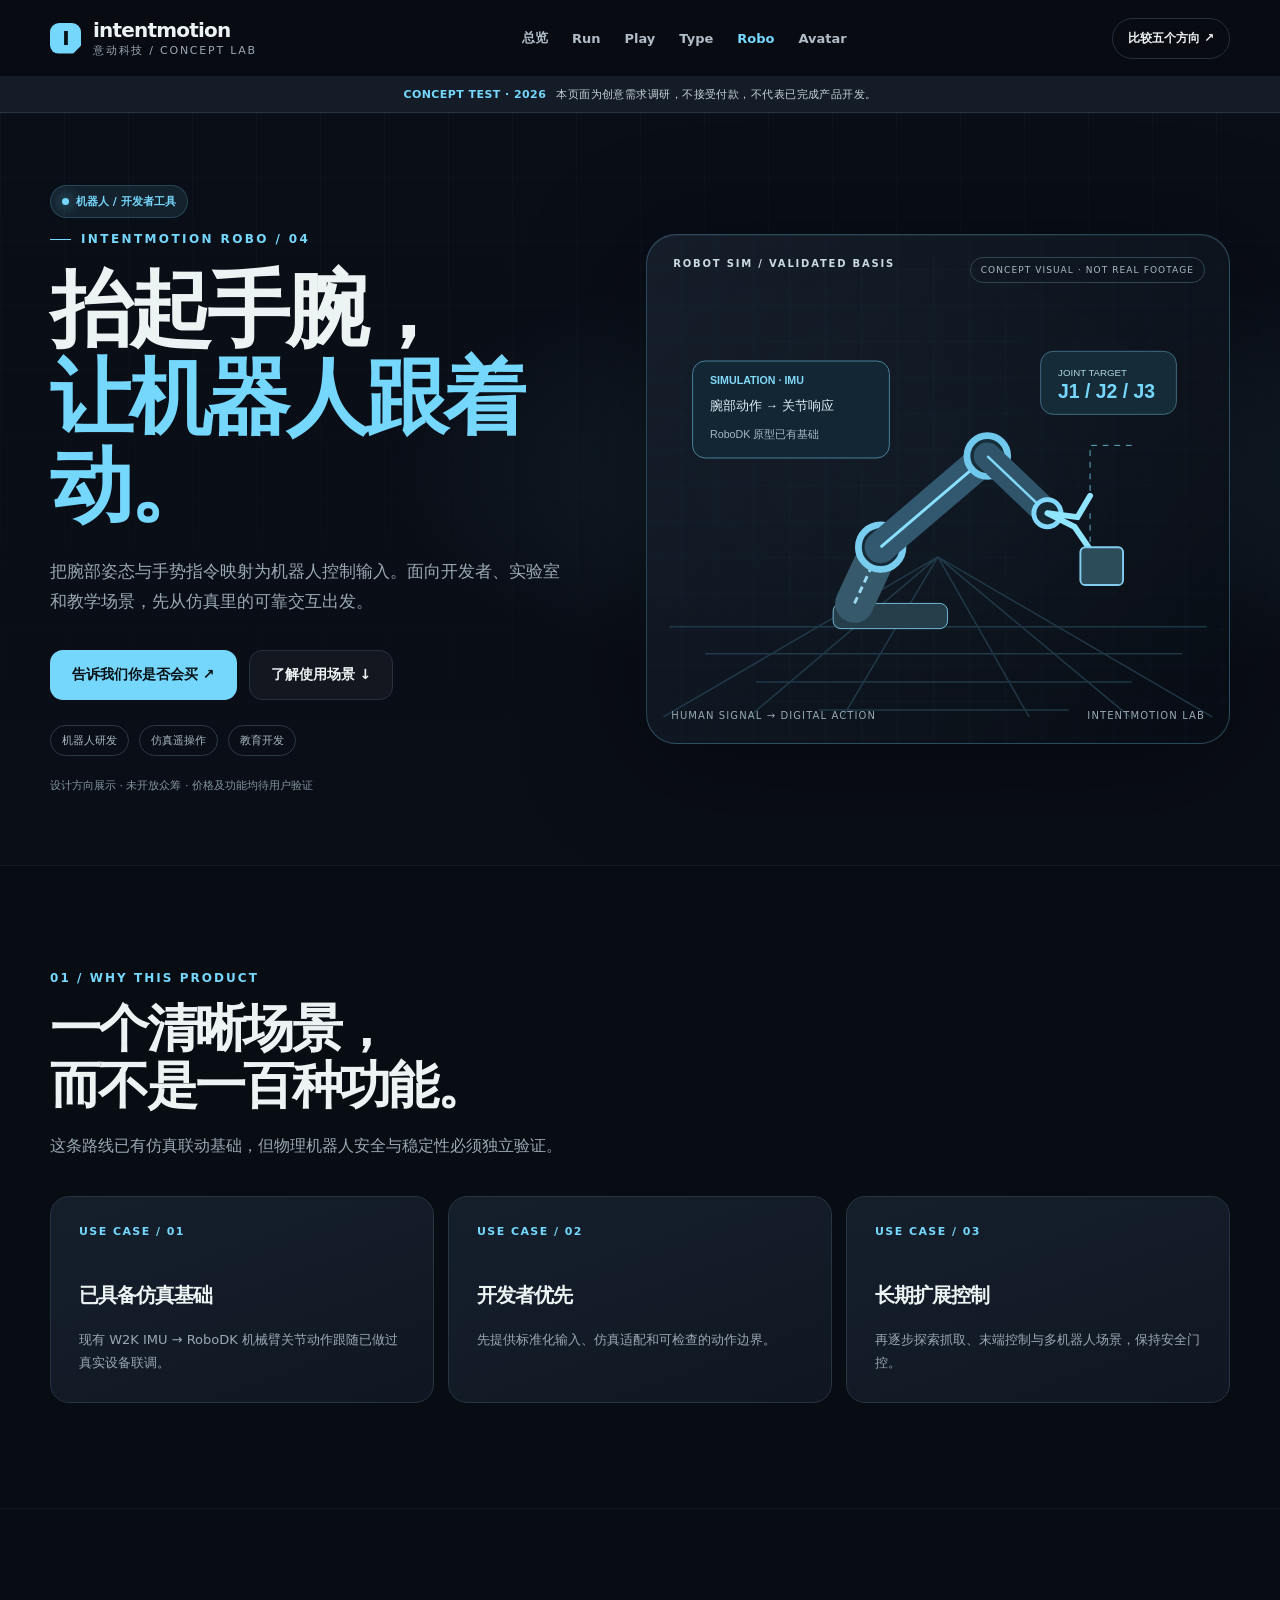
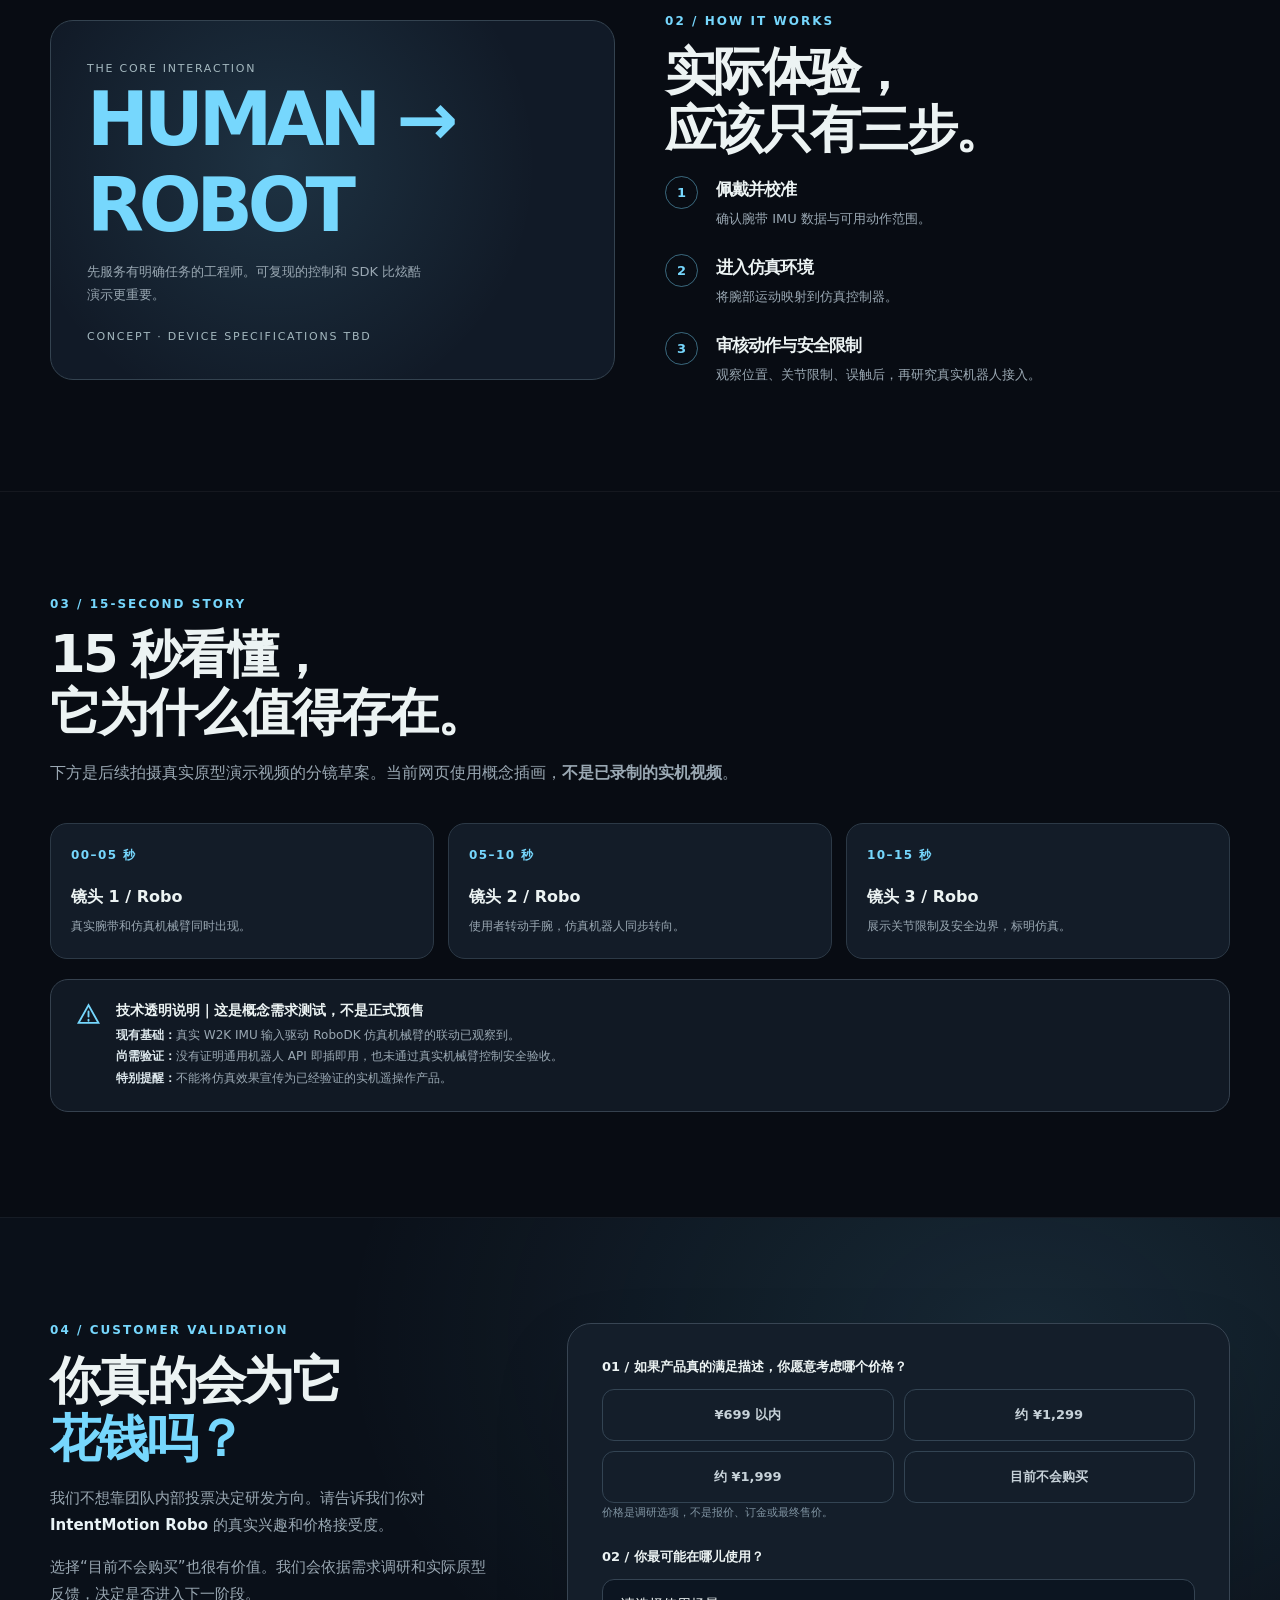
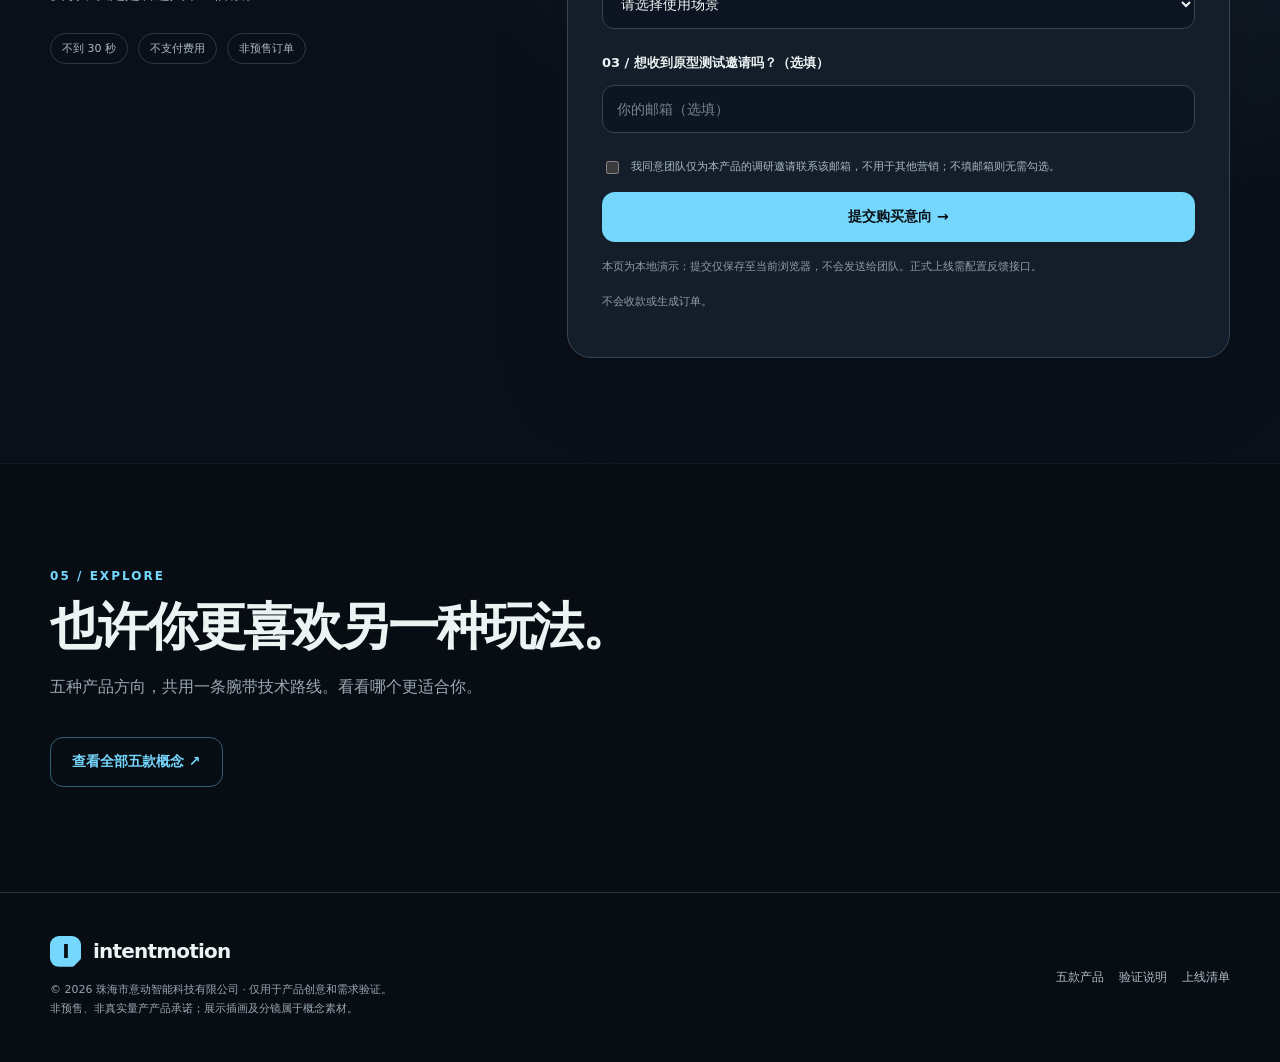
<file: robo.html>
<!doctype html><html lang="zh-CN"><head><meta charset="utf-8"><meta name="viewport" content="width=device-width,initial-scale=1"><meta name="color-scheme" content="dark"><meta name="description" content="IntentMotion Robo：把腕部姿态与手势指令映射为机器人控制输入。面向开发者、实验室和教学场景，先从仿真里的可靠交互出发。 意动科技产品概念及购买意向验证页。"><title>IntentMotion Robo｜机器人遥操作 - 概念验证</title><link rel="stylesheet" href="assets/style.css"><script defer src="assets/config.js"></script><script defer src="assets/app.js"></script></head><body data-product="robo">
<header class="site-header"><div class="container nav"><a class="logo" href="index.html" aria-label="回到主页"><span class="logo-mark">I</span><span>intentmotion<small>意动科技 / CONCEPT LAB</small></span></a><button class="mobile-nav-button" data-mobile-nav aria-label="展开导航" aria-expanded="false">☰</button><nav class="main-nav" aria-label="产品导航"><a href="index.html" >总览</a><a href="run.html" >Run</a><a href="play.html" >Play</a><a href="type.html" >Type</a><a href="robo.html" class=active>Robo</a><a href="avatar.html" >Avatar</a></nav><a href="index.html#products" class="nav-cta">比较五个方向 ↗</a></div></header><div class="announcement"><strong>CONCEPT TEST · 2026</strong><span>本页面为创意需求调研，不接受付款，不代表已完成产品开发。</span></div>
<main><section class="hero"><div class="container hero-inner"><div class="hero-copy"><span class="hero-label"><span class="dot"></span>机器人 / 开发者工具</span><div class="eyebrow">IntentMotion Robo / 04</div><h1>抬起手腕，<br><span class="gradient-text">让机器人跟着动。</span></h1><p>把腕部姿态与手势指令映射为机器人控制输入。面向开发者、实验室和教学场景，先从仿真里的可靠交互出发。</p><div class="hero-actions"><a class="btn btn-primary" href="#vote">告诉我们你是否会买 ↗</a><a class="btn btn-secondary" href="#story">了解使用场景 ↓</a></div><div class="hero-tags"><span>机器人研发</span><span>仿真遥操作</span><span>教育开发</span></div><div class="micro">设计方向展示 · 未开放众筹 · 价格及功能均待用户验证</div></div><div class="visual"><span class="stage-glow"></span><div class="stage-card"><div class="visual-title">ROBOT SIM / VALIDATED BASIS</div><div class="visual-badge">CONCEPT VISUAL · NOT REAL FOOTAGE</div><svg class="hero-illustration" viewBox="0 0 600 510" xmlns="http://www.w3.org/2000/svg" aria-label="概念展示插画（非实机视频）" role="img"><defs><linearGradient id="panelGradient" x1="0" x2="1" y1="0" y2="1"><stop offset="0" stop-color="#243443"/><stop offset="1" stop-color="#0b141c"/></linearGradient><filter id="softGlow" x="-50%" y="-50%" width="200%" height="200%"><feGaussianBlur stdDeviation="7"/></filter></defs>
<g stroke="#254253" stroke-width="1.6" fill="none" opacity=".8"><path d="M23 397 H577 M60 425 H552 M112 454 H500 M177 483 H435"/><path d="M300 325 L17 490 M300 325 L105 490 M300 325 L202 490 M300 325 L394 490 M300 325 L498 490 M300 325 L583 490"/></g>
<rect x="192" y="373" width="118" height="26" rx="8" fill="#263d4a" stroke="#71bddd"/><path d="M214 373 L241 315" stroke="#36596b" stroke-width="40" stroke-linecap="round"/><path d="M214 373 L241 315" stroke="#9bdaf2" stroke-width="3" stroke-dasharray="7 5"/>
<circle cx="241" cy="315" r="23" fill="#162c39" stroke="#79cef0" stroke-width="7"/>
<path d="M241 315 L351 221" stroke="#325870" stroke-width="33" stroke-linecap="round"/><path d="M241 315 L351 221" stroke="#8ae0ff" stroke-width="3"/>
<circle cx="351" cy="221" r="21" fill="#172e3b" stroke="#70c9ed" stroke-width="7"/>
<path d="M351 221 L413 280" stroke="#30556b" stroke-width="28" stroke-linecap="round"/><path d="M351 221 L413 280" stroke="#80d7f6" stroke-width="2.5"/>
<circle cx="413" cy="280" r="14" fill="#152a35" stroke="#82d8ff" stroke-width="5"/>
<path d="M413 280 l31 4 13 -22 M413 280 l28 14 15 22" fill="none" stroke="#91e6ff" stroke-width="6" stroke-linecap="round"/>
<rect x="447" y="315" width="44" height="39" rx="5" fill="#2d4c59" stroke="#81cdf0" stroke-width="2"/>
<g fill="none" stroke="#76d7fd" stroke-dasharray="6 6" opacity=".8"><path d="M457 280 L457 315"/><path d="M457 257 L457 210 L501 210"/></g>
<rect x="47" y="123" width="203" height="100" rx="13" fill="#122634" stroke="#4b849c"/><text x="65" y="147" fill="#83dafa" font-size="11" font-weight="800">SIMULATION · IMU</text><text x="65" y="174" fill="#deeff6" font-size="13">腕部动作 → 关节响应</text><text x="65" y="202" fill="#a6bac4" font-size="11">RoboDK 原型已有基础</text>
<rect x="406" y="113" width="140" height="65" rx="13" fill="#152b37" stroke="#426d82"/><text x="424" y="138" fill="#afd5e2" font-size="10">JOINT TARGET</text><text x="424" y="161" fill="#76d7fd" font-size="20" font-weight="800">J1 / J2 / J3</text>
</svg><div class="visual-bottom"><span>HUMAN SIGNAL → DIGITAL ACTION</span><span>INTENTMOTION LAB</span></div></div></div></div></section>
<section class="section" id="story"><div class="container"><div class="section-header"><span class="sec-index">01 / WHY THIS PRODUCT</span><h2>一个清晰场景，<br>而不是一百种功能。</h2><p>这条路线已有仿真联动基础，但物理机器人安全与稳定性必须独立验证。</p></div><div class="feature-grid"><div class="feature-card"><div class="feature-number">USE CASE / 01</div><h3>已具备仿真基础</h3><p>现有 W2K IMU → RoboDK 机械臂关节动作跟随已做过真实设备联调。</p></div><div class="feature-card"><div class="feature-number">USE CASE / 02</div><h3>开发者优先</h3><p>先提供标准化输入、仿真适配和可检查的动作边界。</p></div><div class="feature-card"><div class="feature-number">USE CASE / 03</div><h3>长期扩展控制</h3><p>再逐步探索抓取、末端控制与多机器人场景，保持安全门控。</p></div></div></div></section>
<section class="section"><div class="container scenario"><div class="scene-display"><div><small>THE CORE INTERACTION</small><div class="big-stat">HUMAN → ROBOT</div></div><p>先服务有明确任务的工程师。可复现的控制和 SDK 比炫酷演示更重要。</p><small>CONCEPT · DEVICE SPECIFICATIONS TBD</small></div><div><span class="sec-index">02 / HOW IT WORKS</span><h2>实际体验，<br>应该只有三步。</h2><div class="steps"><div class="step"><span class="step-num">1</span><div><h3>佩戴并校准</h3><p>确认腕带 IMU 数据与可用动作范围。</p></div></div><div class="step"><span class="step-num">2</span><div><h3>进入仿真环境</h3><p>将腕部运动映射到仿真控制器。</p></div></div><div class="step"><span class="step-num">3</span><div><h3>审核动作与安全限制</h3><p>观察位置、关节限制、误触后，再研究真实机器人接入。</p></div></div></div></div></div></section>
<section class="section"><div class="container"><div class="section-header"><span class="sec-index">03 / 15-SECOND STORY</span><h2>15 秒看懂，<br>它为什么值得存在。</h2><p>下方是后续拍摄真实原型演示视频的分镜草案。当前网页使用概念插画，<b>不是已录制的实机视频</b>。</p></div><div class="storyboard"><div class="story"><time>00–05 秒</time><strong>镜头 1 / Robo</strong><p>真实腕带和仿真机械臂同时出现。</p></div><div class="story"><time>05–10 秒</time><strong>镜头 2 / Robo</strong><p>使用者转动手腕，仿真机器人同步转向。</p></div><div class="story"><time>10–15 秒</time><strong>镜头 3 / Robo</strong><p>展示关节限制及安全边界，标明仿真。</p></div></div><div style="height:20px"></div><div class="alert"><svg width="25" height="25" viewBox="0 0 24 24" fill="none" aria-hidden="true"><path d="M12 3L2.5 20h19L12 3Z" stroke="var(--accent)" stroke-width="1.8"/><path d="M12 9v5m0 3v1" stroke="var(--accent)" stroke-width="1.8" stroke-linecap="round"/></svg><div><strong>技术透明说明｜这是概念需求测试，不是正式预售</strong><p><b style="color:#dce7ec">现有基础：</b>真实 W2K IMU 输入驱动 RoboDK 仿真机械臂的联动已观察到。<br><b style="color:#dce7ec">尚需验证：</b>没有证明通用机器人 API 即插即用，也未通过真实机械臂控制安全验收。<br><b style="color:#dce7ec">特别提醒：</b>不能将仿真效果宣传为已经验证的实机遥操作产品。</p></div></div></div></section>
<section class="section vote" id="vote"><div class="container vote-layout"><div class="vote-copy"><span class="sec-index">04 / CUSTOMER VALIDATION</span><h2>你真的会为它<br><span class="gradient-text">花钱吗？</span></h2><p>我们不想靠团队内部投票决定研发方向。请告诉我们你对 <b style="color:#e9f3f6">IntentMotion Robo</b> 的真实兴趣和价格接受度。</p><p>选择“目前不会购买”也很有价值。我们会依据需求调研和实际原型反馈，决定是否进入下一阶段。</p><div class="hero-tags"><span>不到 30 秒</span><span>不支付费用</span><span>非预售订单</span></div></div><form class="form-card" data-interest-form><input type="hidden" name="product" value="robo">
    <div class="form-group"><label class="group-label">01 / 如果产品真的满足描述，你愿意考虑哪个价格？</label><div class="radio-grid"><label class="radio-option"><input required type="radio" name="price" value="under699"><span>¥699 以内</span></label><label class="radio-option"><input required type="radio" name="price" value="around1299"><span>约 ¥1,299</span></label><label class="radio-option"><input required type="radio" name="price" value="around1999"><span>约 ¥1,999</span></label><label class="radio-option"><input required type="radio" name="price" value="none"><span>目前不会购买</span></label></div><p class="price-pill">价格是调研选项，不是报价、订金或最终售价。</p></div>
    <div class="form-group"><label for="scenario" class="group-label">02 / 你最可能在哪儿使用？</label><select id="scenario" class="field" name="scenario" required><option value="">请选择使用场景</option><option value="高校 / 机器人教学">高校 / 机器人教学</option><option value="机器人开发者 / 创客">机器人开发者 / 创客</option><option value="科研实验室">科研实验室</option><option value="企业技术原型">企业技术原型</option></select></div>
    <div class="form-group"><label class="group-label" for="email">03 / 想收到原型测试邀请吗？（选填）</label><input class="field" type="email" id="email" name="email" placeholder="你的邮箱（选填）" autocomplete="email"></div>
    <label class="consent"><input type="checkbox" name="consent" value="yes">我同意团队仅为本产品的调研邀请联系该邮箱，不用于其他营销；不填邮箱则无需勾选。</label>
    <button class="btn btn-primary form-submit" type="submit">提交购买意向 →</button><div class="form-status" data-form-status role="status" aria-live="polite"></div>
    <p class="privacy-note" data-storage-mode>演示模式：反馈仅保存在本地浏览器中。</p><p class="privacy-note">不会收款或生成订单。<a href="#" data-privacy-link hidden style="text-decoration:underline;color:var(--accent)">查看隐私说明</a></p></form></div></section>
<section class="section"><div class="container"><div class="section-header"><span class="sec-index">05 / EXPLORE</span><h2>也许你更喜欢另一种玩法。</h2><p>五种产品方向，共用一条腕带技术路线。看看哪个更适合你。</p></div><a href="index.html#products" class="btn btn-outline">查看全部五款概念 ↗</a></div></section></main><footer class="footer"><div class="container footer-row"><div><a class="logo" href="index.html"><span class="logo-mark">I</span><span>intentmotion</span></a><p style="margin-top:13px">© 2026 珠海市意动智能科技有限公司 · 仅用于产品创意和需求验证。<br>非预售、非真实量产产品承诺；展示插画及分镜属于概念素材。</p></div><div class="footer-links"><a href="index.html">五款产品</a><a href="index.html#method">验证说明</a><a href="docs/上线检查清单.md">上线清单</a></div></div></footer></body></html>
</file>
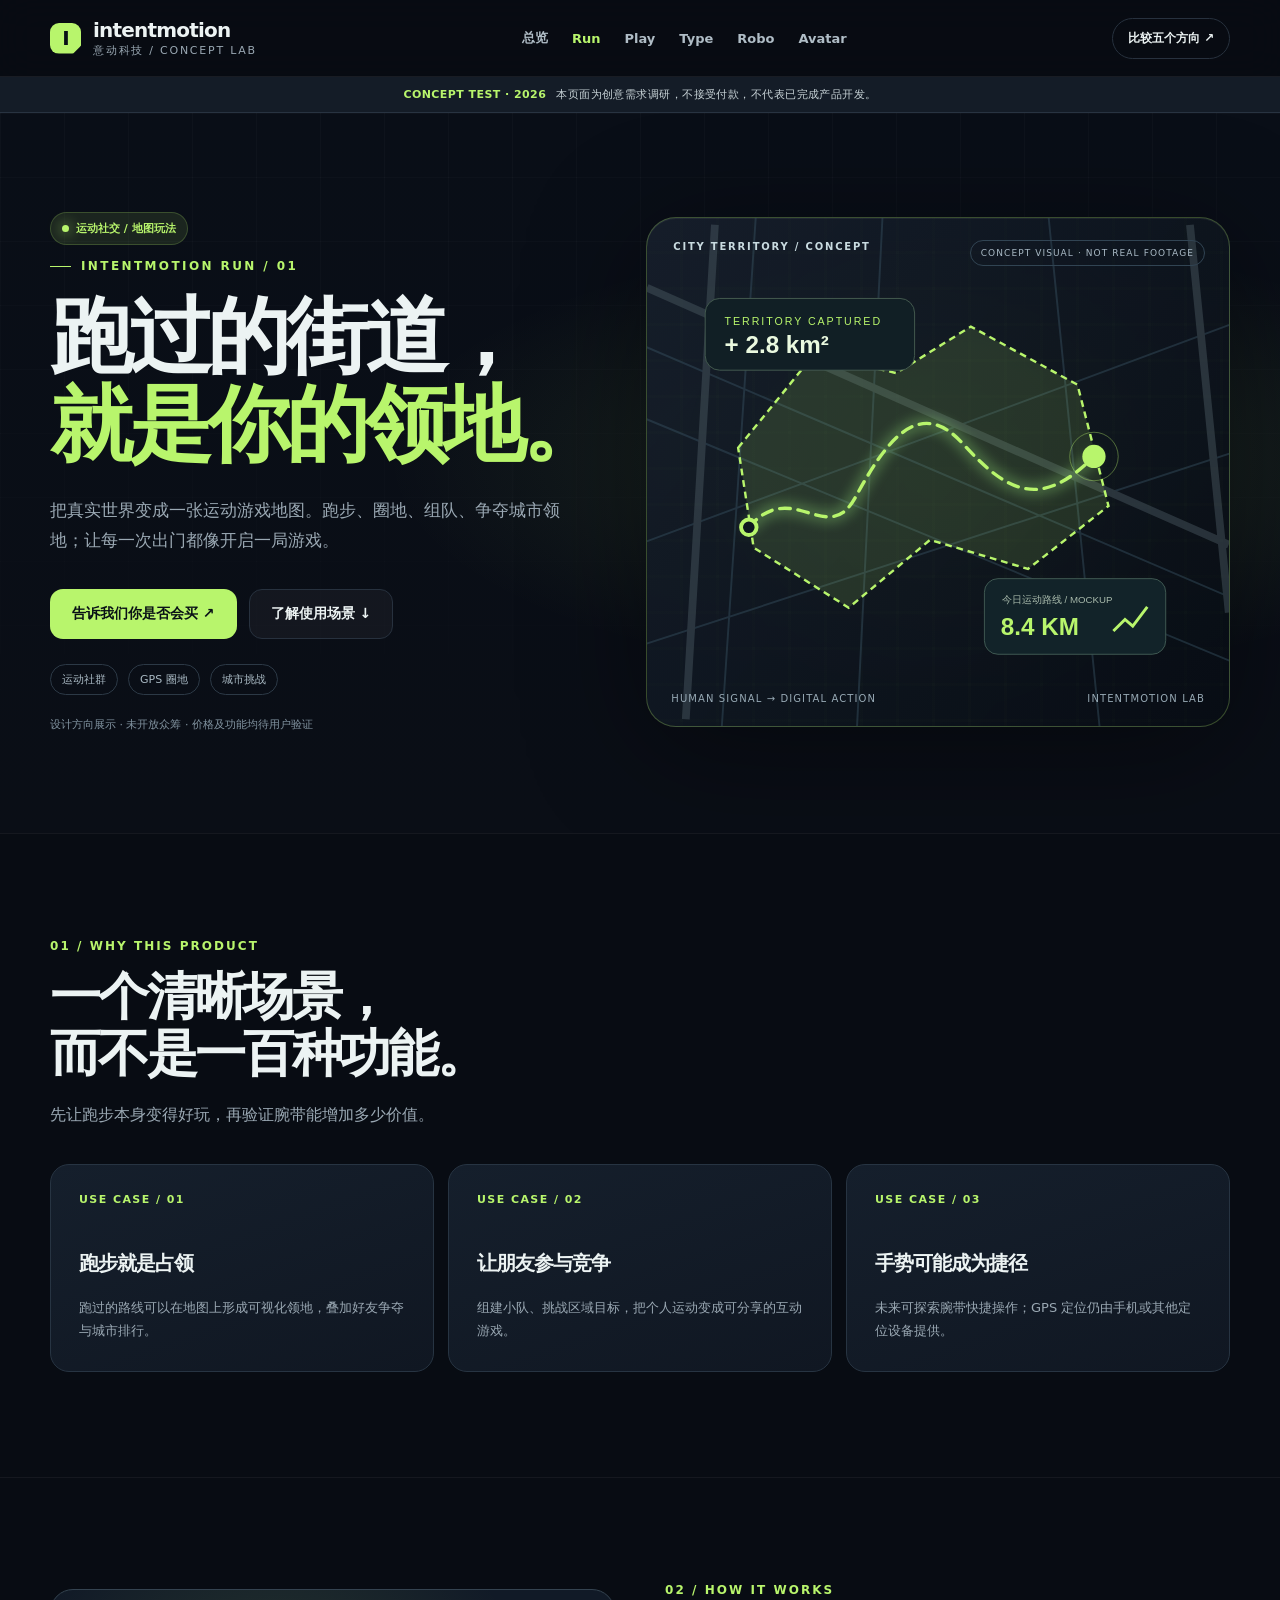
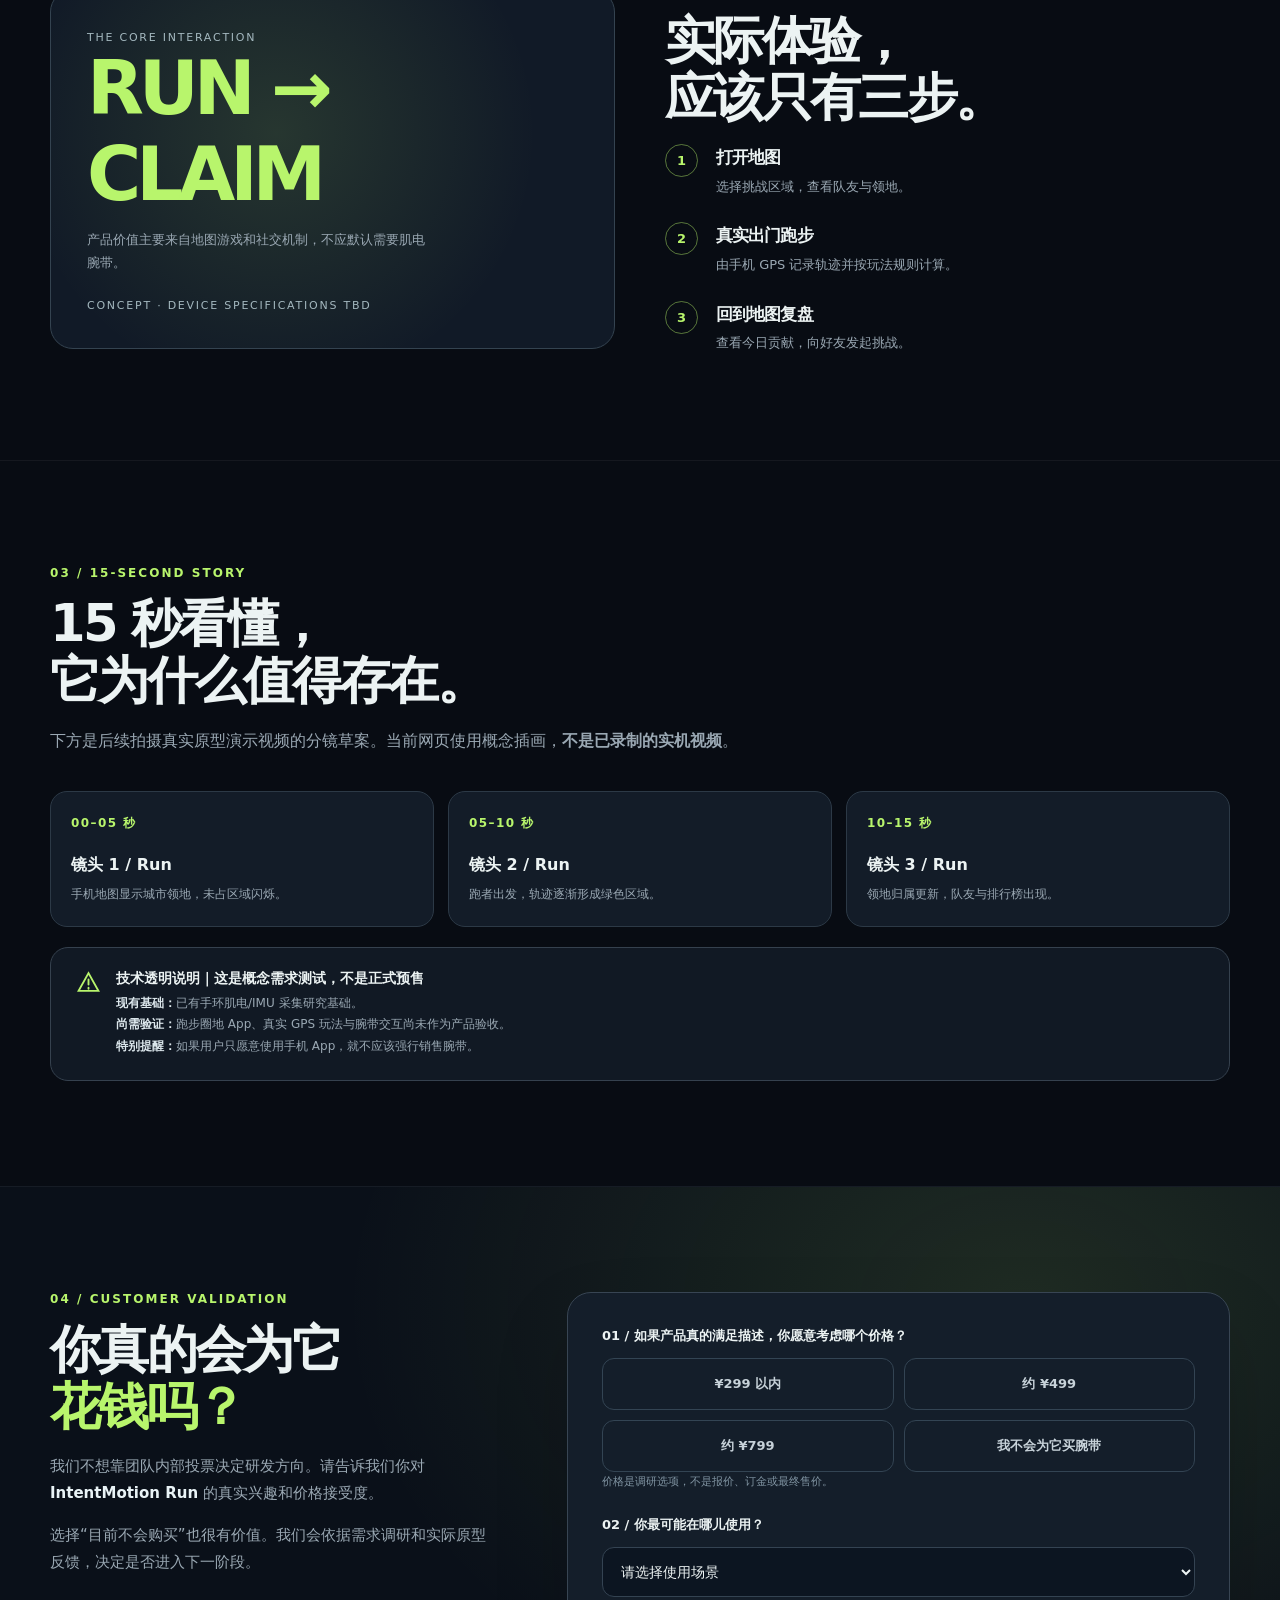
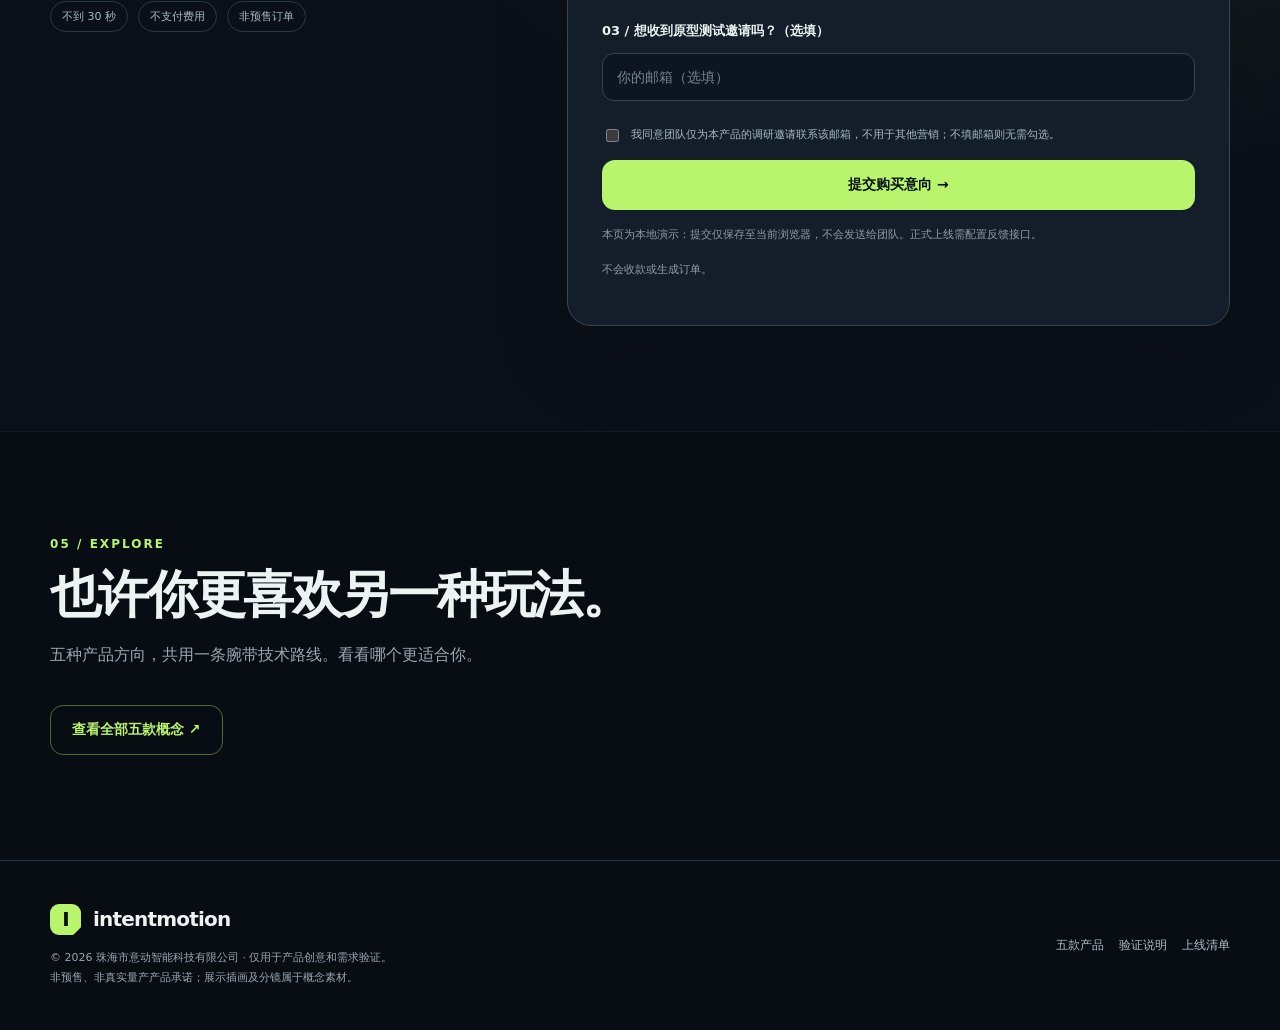
<file: run.html>
<!doctype html><html lang="zh-CN"><head><meta charset="utf-8"><meta name="viewport" content="width=device-width,initial-scale=1"><meta name="color-scheme" content="dark"><meta name="description" content="IntentMotion Run：把真实世界变成一张运动游戏地图。跑步、圈地、组队、争夺城市领地；让每一次出门都像开启一局游戏。 意动科技产品概念及购买意向验证页。"><title>IntentMotion Run｜跑步领地 - 概念验证</title><link rel="stylesheet" href="assets/style.css"><script defer src="assets/config.js"></script><script defer src="assets/app.js"></script></head><body data-product="run">
<header class="site-header"><div class="container nav"><a class="logo" href="index.html" aria-label="回到主页"><span class="logo-mark">I</span><span>intentmotion<small>意动科技 / CONCEPT LAB</small></span></a><button class="mobile-nav-button" data-mobile-nav aria-label="展开导航" aria-expanded="false">☰</button><nav class="main-nav" aria-label="产品导航"><a href="index.html" >总览</a><a href="run.html" class=active>Run</a><a href="play.html" >Play</a><a href="type.html" >Type</a><a href="robo.html" >Robo</a><a href="avatar.html" >Avatar</a></nav><a href="index.html#products" class="nav-cta">比较五个方向 ↗</a></div></header><div class="announcement"><strong>CONCEPT TEST · 2026</strong><span>本页面为创意需求调研，不接受付款，不代表已完成产品开发。</span></div>
<main><section class="hero"><div class="container hero-inner"><div class="hero-copy"><span class="hero-label"><span class="dot"></span>运动社交 / 地图玩法</span><div class="eyebrow">IntentMotion Run / 01</div><h1>跑过的街道，<br><span class="gradient-text">就是你的领地。</span></h1><p>把真实世界变成一张运动游戏地图。跑步、圈地、组队、争夺城市领地；让每一次出门都像开启一局游戏。</p><div class="hero-actions"><a class="btn btn-primary" href="#vote">告诉我们你是否会买 ↗</a><a class="btn btn-secondary" href="#story">了解使用场景 ↓</a></div><div class="hero-tags"><span>运动社群</span><span>GPS 圈地</span><span>城市挑战</span></div><div class="micro">设计方向展示 · 未开放众筹 · 价格及功能均待用户验证</div></div><div class="visual"><span class="stage-glow"></span><div class="stage-card"><div class="visual-title">CITY TERRITORY / CONCEPT</div><div class="visual-badge">CONCEPT VISUAL · NOT REAL FOOTAGE</div><svg class="hero-illustration" viewBox="0 0 600 510" xmlns="http://www.w3.org/2000/svg" aria-label="概念展示插画（非实机视频）" role="img"><defs><linearGradient id="panelGradient" x1="0" x2="1" y1="0" y2="1"><stop offset="0" stop-color="#243443"/><stop offset="1" stop-color="#0b141c"/></linearGradient><filter id="softGlow" x="-50%" y="-50%" width="200%" height="200%"><feGaussianBlur stdDeviation="7"/></filter></defs>
<g opacity=".45" stroke="#385262" stroke-width="2" fill="none"><path d="M-50 105 L650 405M-50 180 L650 470M-50 345 L650 85M-40 445 L650 220M115 -50 L75 550M245 -50 L215 550M410 -50 L470 550"/><path d="M0 65 L600 330M70 0 L40 510M560 0 L600 400" stroke="#4d5c64" stroke-width="8"/></g>
<path d="M94 230 L173 133 L257 153 L334 105 L444 165 L476 290 L393 355 L292 325 L208 395 L110 333 Z" fill="rgba(184,245,108,.13)" stroke="#b8f56c" stroke-width="2.5" stroke-dasharray="7 5" class="dash"/>
<path d="M105 312 C150 260 186 334 215 281 S279 174 326 226 S407 293 461 239" fill="none" stroke="#a8ff86" stroke-width="6" stroke-linecap="round" filter="url(#softGlow)" opacity=".6"/>
<path d="M105 312 C150 260 186 334 215 281 S279 174 326 226 S407 293 461 239" fill="none" stroke="#b8f56c" stroke-width="3.5" stroke-linecap="round" stroke-dasharray="11 8" class="dash"/>
<circle cx="105" cy="312" r="8" fill="#0e1720" stroke="#b8f56c" stroke-width="4"/><circle cx="461" cy="239" r="12" fill="#b8f56c"/><circle cx="461" cy="239" r="25" fill="none" stroke="#b8f56c" opacity=".4" class="pulse"/>
<rect x="60" y="76" width="216" height="74" rx="15" fill="#111f25" stroke="#455b50"/><text x="80" y="103" font-size="11" fill="#b8f56c" letter-spacing="2">TERRITORY CAPTURED</text><text x="80" y="132" font-size="25" fill="#eaf9df" font-weight="800">+ 2.8 km²</text>
<rect x="348" y="365" width="187" height="78" rx="14" fill="#122329" stroke="#405a53"/><text x="366" y="390" font-size="10" fill="#a9bbac">今日运动路线 / MOCKUP</text><text x="365" y="423" font-size="25" fill="#b8f56c" font-weight="800">8.4 KM</text><path d="M481 419 l12 -12 8 7 15 -20" fill="none" stroke="#b8f56c" stroke-width="3"/>
</svg><div class="visual-bottom"><span>HUMAN SIGNAL → DIGITAL ACTION</span><span>INTENTMOTION LAB</span></div></div></div></div></section>
<section class="section" id="story"><div class="container"><div class="section-header"><span class="sec-index">01 / WHY THIS PRODUCT</span><h2>一个清晰场景，<br>而不是一百种功能。</h2><p>先让跑步本身变得好玩，再验证腕带能增加多少价值。</p></div><div class="feature-grid"><div class="feature-card"><div class="feature-number">USE CASE / 01</div><h3>跑步就是占领</h3><p>跑过的路线可以在地图上形成可视化领地，叠加好友争夺与城市排行。</p></div><div class="feature-card"><div class="feature-number">USE CASE / 02</div><h3>让朋友参与竞争</h3><p>组建小队、挑战区域目标，把个人运动变成可分享的互动游戏。</p></div><div class="feature-card"><div class="feature-number">USE CASE / 03</div><h3>手势可能成为捷径</h3><p>未来可探索腕带快捷操作；GPS 定位仍由手机或其他定位设备提供。</p></div></div></div></section>
<section class="section"><div class="container scenario"><div class="scene-display"><div><small>THE CORE INTERACTION</small><div class="big-stat">RUN → CLAIM</div></div><p>产品价值主要来自地图游戏和社交机制，不应默认需要肌电腕带。</p><small>CONCEPT · DEVICE SPECIFICATIONS TBD</small></div><div><span class="sec-index">02 / HOW IT WORKS</span><h2>实际体验，<br>应该只有三步。</h2><div class="steps"><div class="step"><span class="step-num">1</span><div><h3>打开地图</h3><p>选择挑战区域，查看队友与领地。</p></div></div><div class="step"><span class="step-num">2</span><div><h3>真实出门跑步</h3><p>由手机 GPS 记录轨迹并按玩法规则计算。</p></div></div><div class="step"><span class="step-num">3</span><div><h3>回到地图复盘</h3><p>查看今日贡献，向好友发起挑战。</p></div></div></div></div></div></section>
<section class="section"><div class="container"><div class="section-header"><span class="sec-index">03 / 15-SECOND STORY</span><h2>15 秒看懂，<br>它为什么值得存在。</h2><p>下方是后续拍摄真实原型演示视频的分镜草案。当前网页使用概念插画，<b>不是已录制的实机视频</b>。</p></div><div class="storyboard"><div class="story"><time>00–05 秒</time><strong>镜头 1 / Run</strong><p>手机地图显示城市领地，未占区域闪烁。</p></div><div class="story"><time>05–10 秒</time><strong>镜头 2 / Run</strong><p>跑者出发，轨迹逐渐形成绿色区域。</p></div><div class="story"><time>10–15 秒</time><strong>镜头 3 / Run</strong><p>领地归属更新，队友与排行榜出现。</p></div></div><div style="height:20px"></div><div class="alert"><svg width="25" height="25" viewBox="0 0 24 24" fill="none" aria-hidden="true"><path d="M12 3L2.5 20h19L12 3Z" stroke="var(--accent)" stroke-width="1.8"/><path d="M12 9v5m0 3v1" stroke="var(--accent)" stroke-width="1.8" stroke-linecap="round"/></svg><div><strong>技术透明说明｜这是概念需求测试，不是正式预售</strong><p><b style="color:#dce7ec">现有基础：</b>已有手环肌电/IMU 采集研究基础。<br><b style="color:#dce7ec">尚需验证：</b>跑步圈地 App、真实 GPS 玩法与腕带交互尚未作为产品验收。<br><b style="color:#dce7ec">特别提醒：</b>如果用户只愿意使用手机 App，就不应该强行销售腕带。</p></div></div></div></section>
<section class="section vote" id="vote"><div class="container vote-layout"><div class="vote-copy"><span class="sec-index">04 / CUSTOMER VALIDATION</span><h2>你真的会为它<br><span class="gradient-text">花钱吗？</span></h2><p>我们不想靠团队内部投票决定研发方向。请告诉我们你对 <b style="color:#e9f3f6">IntentMotion Run</b> 的真实兴趣和价格接受度。</p><p>选择“目前不会购买”也很有价值。我们会依据需求调研和实际原型反馈，决定是否进入下一阶段。</p><div class="hero-tags"><span>不到 30 秒</span><span>不支付费用</span><span>非预售订单</span></div></div><form class="form-card" data-interest-form><input type="hidden" name="product" value="run">
    <div class="form-group"><label class="group-label">01 / 如果产品真的满足描述，你愿意考虑哪个价格？</label><div class="radio-grid"><label class="radio-option"><input required type="radio" name="price" value="under299"><span>¥299 以内</span></label><label class="radio-option"><input required type="radio" name="price" value="around499"><span>约 ¥499</span></label><label class="radio-option"><input required type="radio" name="price" value="around799"><span>约 ¥799</span></label><label class="radio-option"><input required type="radio" name="price" value="none"><span>我不会为它买腕带</span></label></div><p class="price-pill">价格是调研选项，不是报价、订金或最终售价。</p></div>
    <div class="form-group"><label for="scenario" class="group-label">02 / 你最可能在哪儿使用？</label><select id="scenario" class="field" name="scenario" required><option value="">请选择使用场景</option><option value="周末跑步 / 健身">周末跑步 / 健身</option><option value="校园或城市团队挑战">校园或城市团队挑战</option><option value="与好友社交竞争">与好友社交竞争</option><option value="只想用免费 App">只想用免费 App</option></select></div>
    <div class="form-group"><label class="group-label" for="email">03 / 想收到原型测试邀请吗？（选填）</label><input class="field" type="email" id="email" name="email" placeholder="你的邮箱（选填）" autocomplete="email"></div>
    <label class="consent"><input type="checkbox" name="consent" value="yes">我同意团队仅为本产品的调研邀请联系该邮箱，不用于其他营销；不填邮箱则无需勾选。</label>
    <button class="btn btn-primary form-submit" type="submit">提交购买意向 →</button><div class="form-status" data-form-status role="status" aria-live="polite"></div>
    <p class="privacy-note" data-storage-mode>演示模式：反馈仅保存在本地浏览器中。</p><p class="privacy-note">不会收款或生成订单。<a href="#" data-privacy-link hidden style="text-decoration:underline;color:var(--accent)">查看隐私说明</a></p></form></div></section>
<section class="section"><div class="container"><div class="section-header"><span class="sec-index">05 / EXPLORE</span><h2>也许你更喜欢另一种玩法。</h2><p>五种产品方向，共用一条腕带技术路线。看看哪个更适合你。</p></div><a href="index.html#products" class="btn btn-outline">查看全部五款概念 ↗</a></div></section></main><footer class="footer"><div class="container footer-row"><div><a class="logo" href="index.html"><span class="logo-mark">I</span><span>intentmotion</span></a><p style="margin-top:13px">© 2026 珠海市意动智能科技有限公司 · 仅用于产品创意和需求验证。<br>非预售、非真实量产产品承诺；展示插画及分镜属于概念素材。</p></div><div class="footer-links"><a href="index.html">五款产品</a><a href="index.html#method">验证说明</a><a href="docs/上线检查清单.md">上线清单</a></div></div></footer></body></html>
</file>
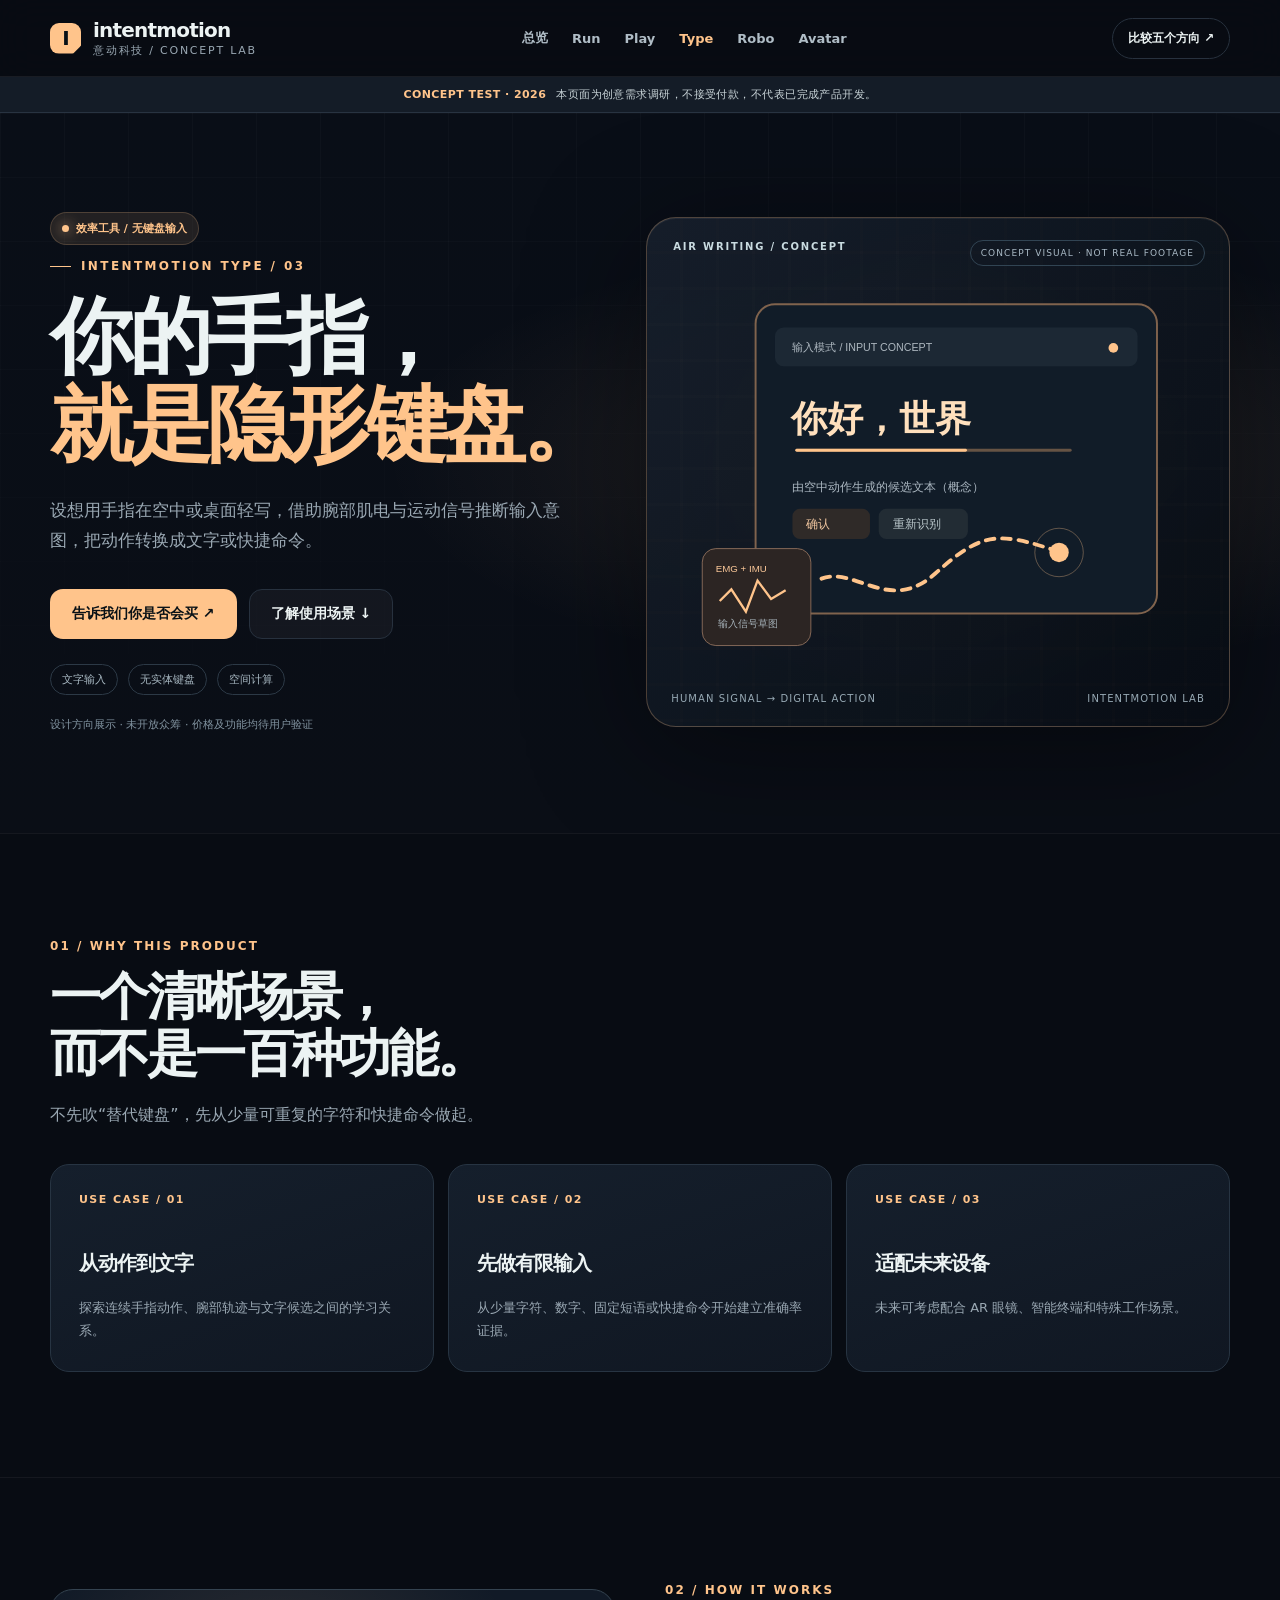
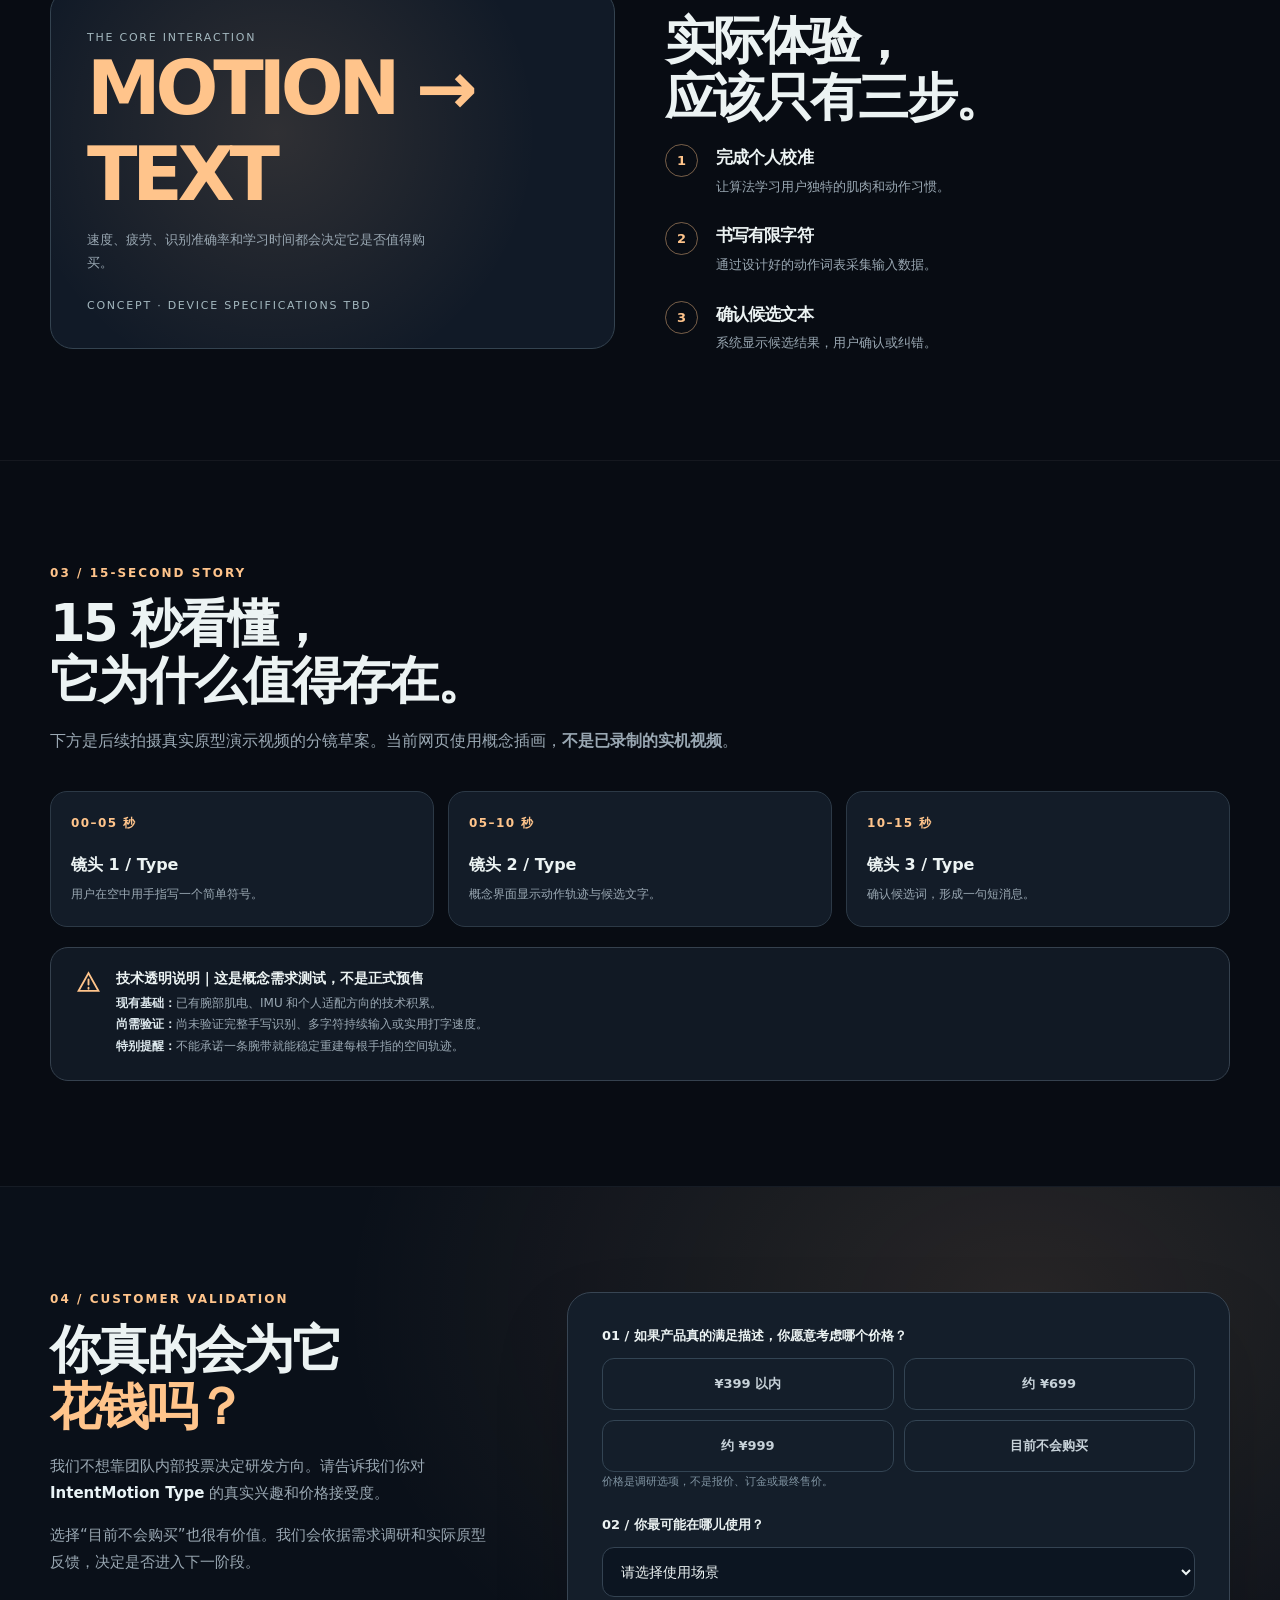
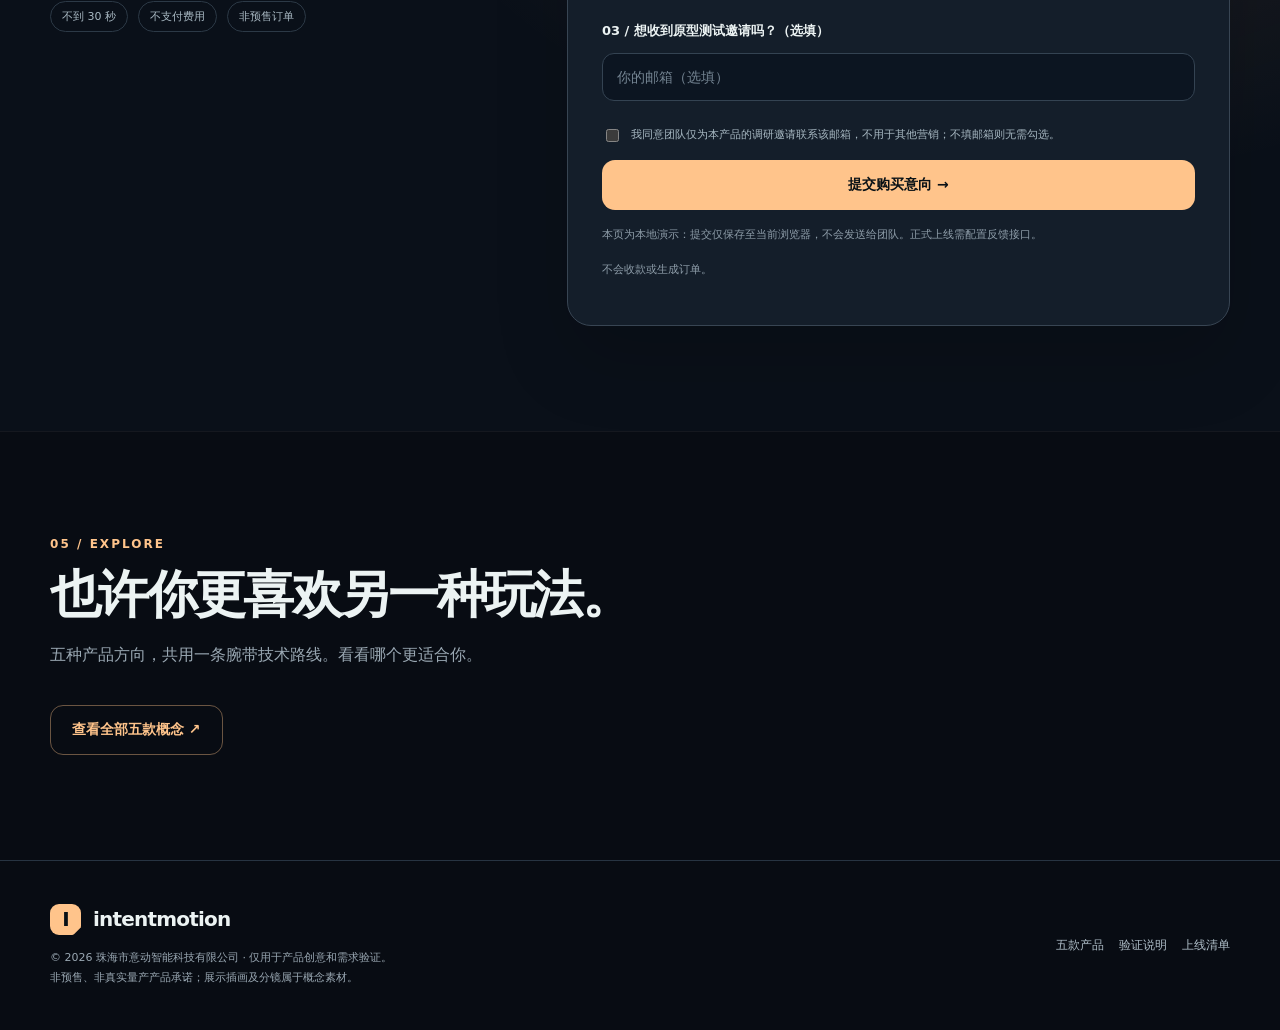
<file: type.html>
<!doctype html><html lang="zh-CN"><head><meta charset="utf-8"><meta name="viewport" content="width=device-width,initial-scale=1"><meta name="color-scheme" content="dark"><meta name="description" content="IntentMotion Type：设想用手指在空中或桌面轻写，借助腕部肌电与运动信号推断输入意图，把动作转换成文字或快捷命令。 意动科技产品概念及购买意向验证页。"><title>IntentMotion Type｜空中手写 - 概念验证</title><link rel="stylesheet" href="assets/style.css"><script defer src="assets/config.js"></script><script defer src="assets/app.js"></script></head><body data-product="type">
<header class="site-header"><div class="container nav"><a class="logo" href="index.html" aria-label="回到主页"><span class="logo-mark">I</span><span>intentmotion<small>意动科技 / CONCEPT LAB</small></span></a><button class="mobile-nav-button" data-mobile-nav aria-label="展开导航" aria-expanded="false">☰</button><nav class="main-nav" aria-label="产品导航"><a href="index.html" >总览</a><a href="run.html" >Run</a><a href="play.html" >Play</a><a href="type.html" class=active>Type</a><a href="robo.html" >Robo</a><a href="avatar.html" >Avatar</a></nav><a href="index.html#products" class="nav-cta">比较五个方向 ↗</a></div></header><div class="announcement"><strong>CONCEPT TEST · 2026</strong><span>本页面为创意需求调研，不接受付款，不代表已完成产品开发。</span></div>
<main><section class="hero"><div class="container hero-inner"><div class="hero-copy"><span class="hero-label"><span class="dot"></span>效率工具 / 无键盘输入</span><div class="eyebrow">IntentMotion Type / 03</div><h1>你的手指，<br><span class="gradient-text">就是隐形键盘。</span></h1><p>设想用手指在空中或桌面轻写，借助腕部肌电与运动信号推断输入意图，把动作转换成文字或快捷命令。</p><div class="hero-actions"><a class="btn btn-primary" href="#vote">告诉我们你是否会买 ↗</a><a class="btn btn-secondary" href="#story">了解使用场景 ↓</a></div><div class="hero-tags"><span>文字输入</span><span>无实体键盘</span><span>空间计算</span></div><div class="micro">设计方向展示 · 未开放众筹 · 价格及功能均待用户验证</div></div><div class="visual"><span class="stage-glow"></span><div class="stage-card"><div class="visual-title">AIR WRITING / CONCEPT</div><div class="visual-badge">CONCEPT VISUAL · NOT REAL FOOTAGE</div><svg class="hero-illustration" viewBox="0 0 600 510" xmlns="http://www.w3.org/2000/svg" aria-label="概念展示插画（非实机视频）" role="img"><defs><linearGradient id="panelGradient" x1="0" x2="1" y1="0" y2="1"><stop offset="0" stop-color="#243443"/><stop offset="1" stop-color="#0b141c"/></linearGradient><filter id="softGlow" x="-50%" y="-50%" width="200%" height="200%"><feGaussianBlur stdDeviation="7"/></filter></defs>
<rect x="112" y="82" width="414" height="319" rx="20" fill="#111c28" stroke="#80634d" stroke-width="2"/>
<rect x="132" y="106" width="374" height="40" rx="9" fill="#1c2834"/><text x="150" y="130" font-size="11" fill="#aeb8c0">输入模式 / INPUT CONCEPT</text><circle cx="481" cy="127" r="5" fill="#ffc48b" class="pulse"/>
<text x="149" y="213" font-size="37" fill="#ffe0bd" font-weight="700">你好，世界</text><rect x="153" y="231" width="285" height="3" rx="1.5" fill="#665344"/><rect x="153" y="231" width="177" height="3" rx="1.5" fill="#ffc48b"/>
<text x="150" y="275" fill="#acb8c2" font-size="12">由空中动作生成的候选文本（概念）</text>
<rect x="150" y="293" width="80" height="31" rx="8" fill="#2f2a28"/><text x="164" y="313" fill="#f3c8a1" font-size="12">确认</text><rect x="239" y="293" width="92" height="31" rx="8" fill="#222c34"/><text x="254" y="313" fill="#b9c6ca" font-size="12">重新识别</text>
<path d="M180 365 C215 352 250 402 297 360 S360 315 424 337" fill="none" stroke="#ffc48b" stroke-width="4" stroke-linecap="round" stroke-dasharray="9 8" class="dash"/><circle cx="425" cy="338" r="10" fill="#ffc48b"/><circle cx="425" cy="338" r="25" fill="none" stroke="#ffc48b" opacity=".35" class="pulse"/>
<rect x="57" y="334" width="112" height="100" rx="14" fill="#2c2523" stroke="#876a58"/><text x="71" y="358" font-size="10" fill="#ffcb9b">EMG + IMU</text><path d="M75 388 L87 376 L102 399 L114 367 L128 386 L143 377" fill="none" stroke="#ffc48b" stroke-width="2.4"/><text x="73" y="415" font-size="10" fill="#a4b0b7">输入信号草图</text>
</svg><div class="visual-bottom"><span>HUMAN SIGNAL → DIGITAL ACTION</span><span>INTENTMOTION LAB</span></div></div></div></div></section>
<section class="section" id="story"><div class="container"><div class="section-header"><span class="sec-index">01 / WHY THIS PRODUCT</span><h2>一个清晰场景，<br>而不是一百种功能。</h2><p>不先吹“替代键盘”，先从少量可重复的字符和快捷命令做起。</p></div><div class="feature-grid"><div class="feature-card"><div class="feature-number">USE CASE / 01</div><h3>从动作到文字</h3><p>探索连续手指动作、腕部轨迹与文字候选之间的学习关系。</p></div><div class="feature-card"><div class="feature-number">USE CASE / 02</div><h3>先做有限输入</h3><p>从少量字符、数字、固定短语或快捷命令开始建立准确率证据。</p></div><div class="feature-card"><div class="feature-number">USE CASE / 03</div><h3>适配未来设备</h3><p>未来可考虑配合 AR 眼镜、智能终端和特殊工作场景。</p></div></div></div></section>
<section class="section"><div class="container scenario"><div class="scene-display"><div><small>THE CORE INTERACTION</small><div class="big-stat">MOTION → TEXT</div></div><p>速度、疲劳、识别准确率和学习时间都会决定它是否值得购买。</p><small>CONCEPT · DEVICE SPECIFICATIONS TBD</small></div><div><span class="sec-index">02 / HOW IT WORKS</span><h2>实际体验，<br>应该只有三步。</h2><div class="steps"><div class="step"><span class="step-num">1</span><div><h3>完成个人校准</h3><p>让算法学习用户独特的肌肉和动作习惯。</p></div></div><div class="step"><span class="step-num">2</span><div><h3>书写有限字符</h3><p>通过设计好的动作词表采集输入数据。</p></div></div><div class="step"><span class="step-num">3</span><div><h3>确认候选文本</h3><p>系统显示候选结果，用户确认或纠错。</p></div></div></div></div></div></section>
<section class="section"><div class="container"><div class="section-header"><span class="sec-index">03 / 15-SECOND STORY</span><h2>15 秒看懂，<br>它为什么值得存在。</h2><p>下方是后续拍摄真实原型演示视频的分镜草案。当前网页使用概念插画，<b>不是已录制的实机视频</b>。</p></div><div class="storyboard"><div class="story"><time>00–05 秒</time><strong>镜头 1 / Type</strong><p>用户在空中用手指写一个简单符号。</p></div><div class="story"><time>05–10 秒</time><strong>镜头 2 / Type</strong><p>概念界面显示动作轨迹与候选文字。</p></div><div class="story"><time>10–15 秒</time><strong>镜头 3 / Type</strong><p>确认候选词，形成一句短消息。</p></div></div><div style="height:20px"></div><div class="alert"><svg width="25" height="25" viewBox="0 0 24 24" fill="none" aria-hidden="true"><path d="M12 3L2.5 20h19L12 3Z" stroke="var(--accent)" stroke-width="1.8"/><path d="M12 9v5m0 3v1" stroke="var(--accent)" stroke-width="1.8" stroke-linecap="round"/></svg><div><strong>技术透明说明｜这是概念需求测试，不是正式预售</strong><p><b style="color:#dce7ec">现有基础：</b>已有腕部肌电、IMU 和个人适配方向的技术积累。<br><b style="color:#dce7ec">尚需验证：</b>尚未验证完整手写识别、多字符持续输入或实用打字速度。<br><b style="color:#dce7ec">特别提醒：</b>不能承诺一条腕带就能稳定重建每根手指的空间轨迹。</p></div></div></div></section>
<section class="section vote" id="vote"><div class="container vote-layout"><div class="vote-copy"><span class="sec-index">04 / CUSTOMER VALIDATION</span><h2>你真的会为它<br><span class="gradient-text">花钱吗？</span></h2><p>我们不想靠团队内部投票决定研发方向。请告诉我们你对 <b style="color:#e9f3f6">IntentMotion Type</b> 的真实兴趣和价格接受度。</p><p>选择“目前不会购买”也很有价值。我们会依据需求调研和实际原型反馈，决定是否进入下一阶段。</p><div class="hero-tags"><span>不到 30 秒</span><span>不支付费用</span><span>非预售订单</span></div></div><form class="form-card" data-interest-form><input type="hidden" name="product" value="type">
    <div class="form-group"><label class="group-label">01 / 如果产品真的满足描述，你愿意考虑哪个价格？</label><div class="radio-grid"><label class="radio-option"><input required type="radio" name="price" value="under399"><span>¥399 以内</span></label><label class="radio-option"><input required type="radio" name="price" value="around699"><span>约 ¥699</span></label><label class="radio-option"><input required type="radio" name="price" value="around999"><span>约 ¥999</span></label><label class="radio-option"><input required type="radio" name="price" value="none"><span>目前不会购买</span></label></div><p class="price-pill">价格是调研选项，不是报价、订金或最终售价。</p></div>
    <div class="form-group"><label for="scenario" class="group-label">02 / 你最可能在哪儿使用？</label><select id="scenario" class="field" name="scenario" required><option value="">请选择使用场景</option><option value="电脑办公">电脑办公</option><option value="AR / 智能眼镜">AR / 智能眼镜</option><option value="移动场景记录">移动场景记录</option><option value="快捷键 / 短指令">快捷键 / 短指令</option></select></div>
    <div class="form-group"><label class="group-label" for="email">03 / 想收到原型测试邀请吗？（选填）</label><input class="field" type="email" id="email" name="email" placeholder="你的邮箱（选填）" autocomplete="email"></div>
    <label class="consent"><input type="checkbox" name="consent" value="yes">我同意团队仅为本产品的调研邀请联系该邮箱，不用于其他营销；不填邮箱则无需勾选。</label>
    <button class="btn btn-primary form-submit" type="submit">提交购买意向 →</button><div class="form-status" data-form-status role="status" aria-live="polite"></div>
    <p class="privacy-note" data-storage-mode>演示模式：反馈仅保存在本地浏览器中。</p><p class="privacy-note">不会收款或生成订单。<a href="#" data-privacy-link hidden style="text-decoration:underline;color:var(--accent)">查看隐私说明</a></p></form></div></section>
<section class="section"><div class="container"><div class="section-header"><span class="sec-index">05 / EXPLORE</span><h2>也许你更喜欢另一种玩法。</h2><p>五种产品方向，共用一条腕带技术路线。看看哪个更适合你。</p></div><a href="index.html#products" class="btn btn-outline">查看全部五款概念 ↗</a></div></section></main><footer class="footer"><div class="container footer-row"><div><a class="logo" href="index.html"><span class="logo-mark">I</span><span>intentmotion</span></a><p style="margin-top:13px">© 2026 珠海市意动智能科技有限公司 · 仅用于产品创意和需求验证。<br>非预售、非真实量产产品承诺；展示插画及分镜属于概念素材。</p></div><div class="footer-links"><a href="index.html">五款产品</a><a href="index.html#method">验证说明</a><a href="docs/上线检查清单.md">上线清单</a></div></div></footer></body></html>
</file>
<file: assets/style.css>
:root{--bg:#080c13;--bg2:#0e1420;--text:#ecf3f3;--muted:#9aa8b3;--line:#27313e;--panel:#111925;--accent:#a3f7ce;--accent-rgb:163,247,206;--accent-soft:#173b34;--display:'Inter',system-ui,'Microsoft YaHei','PingFang SC',sans-serif;--body:'DM Sans','Microsoft YaHei','PingFang SC',system-ui,sans-serif}
*{box-sizing:border-box}html{scroll-behavior:smooth}body{margin:0;background:var(--bg);color:var(--text);font-family:var(--body);-webkit-font-smoothing:antialiased}body[data-product=run]{--accent:#b8f56c;--accent-rgb:184,245,108;--accent-soft:#27391e}body[data-product=play]{--accent:#9c96ff;--accent-rgb:156,150,255;--accent-soft:#282454}body[data-product=type]{--accent:#ffc48b;--accent-rgb:255,196,139;--accent-soft:#432e25}body[data-product=robo]{--accent:#76d7fd;--accent-rgb:118,215,253;--accent-soft:#163746}body[data-product=avatar]{--accent:#ff93d0;--accent-rgb:255,147,208;--accent-soft:#48253d}::selection{background:var(--accent);color:#111}
a{text-decoration:none;color:inherit}button,input,select,textarea{font:inherit}button{cursor:pointer}svg{display:block;max-width:100%}.container{width:min(1180px,calc(100% - 48px));margin-inline:auto}.site-header{position:sticky;top:0;z-index:50;background:rgba(8,12,19,.88);border-bottom:1px solid rgba(255,255,255,.07);backdrop-filter:blur(18px)}.nav{height:76px;display:flex;align-items:center;gap:30px;justify-content:space-between}.logo{display:inline-flex;align-items:center;gap:12px;font-weight:850;letter-spacing:-.04em;font-family:var(--display);font-size:20px;white-space:nowrap}.logo-mark{width:31px;height:31px;display:grid;place-items:center;background:var(--accent);border-radius:9px;color:#081016;font-weight:900;clip-path:polygon(0 0,100% 0,100% 75%,75% 100%,0 100%)}.logo small{font-weight:500;font-size:11px;letter-spacing:.16em;color:var(--muted);display:block;margin-top:1px}.main-nav{display:flex;gap:24px;align-items:center}.main-nav a{font-size:13px;color:#b0bdc6;font-weight:650;transition:color .2s}.main-nav a:hover,.main-nav a.active{color:var(--accent)}.nav-cta{border:1px solid var(--line);padding:11px 15px;border-radius:99px;font-size:12px;font-weight:750;white-space:nowrap}.nav-cta:hover{border-color:var(--accent);color:var(--accent)}.announcement{display:flex;gap:10px;justify-content:center;align-items:center;background:#141c27;border-bottom:1px solid #283341;padding:10px 20px;text-align:center;color:#c8d3d7;font-size:11px;letter-spacing:.04em}.announcement strong{color:var(--accent)}.eyebrow{display:flex;align-items:center;gap:10px;font-size:12px;font-weight:800;letter-spacing:.2em;text-transform:uppercase;color:var(--accent)}.eyebrow:before{content:'';width:21px;height:1px;background:var(--accent)}h1,h2,h3,p{margin-top:0}h1,h2,h3{font-family:var(--display);letter-spacing:-.052em}h1{font-size:clamp(52px,6.5vw,94px);line-height:1.06;font-weight:850;margin:20px 0 25px}h2{font-size:clamp(35px,4vw,58px);line-height:1.12;margin:15px 0 18px}h3{font-size:21px;line-height:1.22}p{line-height:1.8;color:var(--muted)}.gradient-text{color:var(--accent)}.hero{position:relative;min-height:720px;overflow:hidden;background:radial-gradient(ellipse at 74% 48%,rgba(var(--accent-rgb),.12),transparent 42%),linear-gradient(180deg,#090e17,#0a0e16)}.hero:before{position:absolute;content:'';inset:0;background-image:linear-gradient(90deg,rgba(255,255,255,.023) 1px,transparent 1px),linear-gradient(rgba(255,255,255,.023) 1px,transparent 1px);background-size:64px 64px;mask-image:linear-gradient(to bottom,#000,transparent)}.hero-inner{position:relative;display:grid;grid-template-columns:1fr 1.04fr;min-height:718px;align-items:center;gap:35px;padding:72px 0}.hero-copy{z-index:2}.hero-copy>p{font-size:17px;max-width:520px}.hero-label{display:inline-flex;align-items:center;gap:7px;color:var(--accent);background:rgba(var(--accent-rgb),.1);border:1px solid rgba(var(--accent-rgb),.2);padding:8px 11px;border-radius:99px;font-size:11px;font-weight:750;margin-bottom:14px}.dot{width:7px;height:7px;border-radius:50%;background:var(--accent);box-shadow:0 0 14px var(--accent)}.hero-actions{display:flex;gap:12px;flex-wrap:wrap;margin-top:33px}.btn{appearance:none;border:1px solid transparent;display:inline-flex;align-items:center;justify-content:center;gap:9px;font-weight:800;border-radius:13px;padding:15px 21px;font-size:14px;transition:transform .18s,border-color .18s,background .18s}.btn:hover{transform:translateY(-2px)}.btn-primary{background:var(--accent);color:#091116}.btn-secondary{background:rgba(255,255,255,.04);color:var(--text);border-color:var(--line)}.btn-outline{background:transparent;color:var(--accent);border-color:rgba(var(--accent-rgb),.4)}.micro{font-size:11px;color:#8294a1;margin-top:22px}.hero-tags{display:flex;gap:10px;flex-wrap:wrap;margin-top:25px}.hero-tags span{padding:7px 11px;border:1px solid #2c3946;border-radius:99px;color:#a9b9c3;font-size:11px}.visual{height:565px;position:relative;display:flex;align-items:center;justify-content:center}.stage-glow{position:absolute;width:520px;height:520px;border-radius:50%;background:radial-gradient(circle,rgba(var(--accent-rgb),.17),transparent 66%);filter:blur(18px)}.stage-card{width:100%;height:510px;position:relative;isolation:isolate;border:1px solid rgba(var(--accent-rgb),.27);border-radius:30px;background:linear-gradient(130deg,rgba(23,32,45,.88),rgba(8,13,20,.95));box-shadow:0 20px 120px rgba(0,0,0,.4),inset 0 1px 0 rgba(255,255,255,.06);overflow:hidden}.stage-card:before{content:'';position:absolute;inset:0;background:linear-gradient(transparent 93%,rgba(var(--accent-rgb),.04) 93%),linear-gradient(90deg,transparent 93%,rgba(var(--accent-rgb),.04) 93%);background-size:36px 36px;opacity:.3;pointer-events:none}.visual-title{position:absolute;top:23px;left:26px;z-index:2;letter-spacing:.18em;font-size:10px;font-weight:850;color:#c9dbe0}.visual-badge{position:absolute;top:22px;right:24px;z-index:2;border:1px solid #314453;border-radius:99px;padding:7px 10px;font-size:9px;letter-spacing:.12em;color:#aabac6}.visual-bottom{position:absolute;z-index:2;bottom:22px;left:24px;right:24px;display:flex;justify-content:space-between;gap:12px;color:#97a9b4;font-size:10px;letter-spacing:.11em}.stage-caption{position:absolute;bottom:12px;text-align:center;width:100%;font-size:10px;color:#80919c}.hero-illustration{width:100%;height:100%;position:absolute;inset:0}.hero-illustration text{font-family:Inter,Arial,sans-serif}.hero-illustration .draw{stroke:var(--accent)}.hero-illustration .fill{fill:var(--accent)}.hero-illustration .dim{fill:rgba(var(--accent-rgb),.08)}.float-a{animation:floatA 6s ease-in-out infinite}.pulse{animation:pulse 2.5s ease-in-out infinite}.dash{animation:dash 8s linear infinite}@keyframes floatA{0%,100%{transform:translateY(0)}50%{transform:translateY(-10px)}}@keyframes pulse{0%,100%{opacity:.65}50%{opacity:1}}@keyframes dash{to{stroke-dashoffset:-100}}
.section{padding:105px 0;border-top:1px solid rgba(255,255,255,.05)}.section-header{max-width:750px;margin-bottom:35px}.section-header>p{font-size:16px}.sec-index{display:block;color:var(--accent);font-size:12px;font-weight:850;letter-spacing:.17em}.feature-grid{display:grid;grid-template-columns:repeat(3,1fr);gap:14px}.feature-card{border:1px solid #273442;border-radius:19px;padding:28px;background:linear-gradient(160deg,#151f2c,#101722)}.feature-number{color:var(--accent);font-weight:800;letter-spacing:.13em;font-size:11px;margin-bottom:45px}.feature-card p{font-size:13px;margin:0}.feature-card h3{font-size:20px}.scenario{display:grid;grid-template-columns:1fr 1fr;gap:50px;align-items:center}.scene-display{border:1px solid #344350;border-radius:23px;min-height:360px;background:radial-gradient(circle at 40% 40%,rgba(var(--accent-rgb),.13),transparent 65%),#111a27;padding:36px;display:flex;flex-direction:column;justify-content:space-between}.scene-display .big-stat{font-size:74px;font-family:var(--display);font-weight:850;letter-spacing:-.07em;color:var(--accent)}.scene-display small{font-size:11px;color:#a4b8bf;letter-spacing:.16em}.scene-display p{max-width:340px;font-size:13px}.steps{display:flex;flex-direction:column;gap:24px}.step{display:flex;gap:18px;align-items:flex-start}.step-num{display:grid;place-items:center;flex:0 0 33px;height:33px;border-radius:50%;border:1px solid rgba(var(--accent-rgb),.45);color:var(--accent);font-size:13px;font-weight:850}.step h3{font-size:17px;margin:3px 0 7px}.step p{font-size:13px;margin:0}.storyboard{display:grid;grid-template-columns:repeat(3,1fr);gap:14px}.story{border-radius:17px;border:1px solid #2c3946;background:#131c28;padding:20px}.story time{font-size:12px;color:var(--accent);font-weight:850;letter-spacing:.12em}.story strong{display:block;margin:23px 0 8px}.story p{font-size:12px;margin:0}.alert{border:1px solid #35414e;background:#111924;border-radius:18px;padding:22px 25px;display:flex;gap:15px;align-items:start}.alert svg{flex:none}.alert strong{display:block;font-size:14px}.alert p{font-size:12px;margin:5px 0 0}.vote{background:radial-gradient(ellipse at 80% 14%,rgba(var(--accent-rgb),.12),transparent 47%),#0a1019}.vote-layout{display:grid;grid-template-columns:.8fr 1.2fr;gap:75px;align-items:start}.vote-copy p{font-size:15px}.form-card{border:1px solid #384553;background:#141e2a;border-radius:24px;padding:34px;box-shadow:0 35px 75px rgba(0,0,0,.15)}.form-card label.group-label{font-size:13px;font-weight:750;display:block;margin-bottom:13px}.form-group{margin:0 0 25px}.radio-grid{display:grid;grid-template-columns:repeat(2,1fr);gap:10px}.radio-option{position:relative}.radio-option input{position:absolute;opacity:0}.radio-option span{display:block;text-align:center;border:1px solid #334453;border-radius:12px;padding:16px 11px;color:#c7d2d9;font-size:13px;font-weight:750;transition:all .16s}.radio-option input:checked+span{color:var(--accent);border-color:var(--accent);background:rgba(var(--accent-rgb),.12)}.radio-option input:focus-visible+span{outline:2px solid var(--accent);outline-offset:3px}.field{width:100%;color:#eff5f5;background:#0c1521;padding:15px 14px;border:1px solid #344352;border-radius:12px;outline:none;font-size:14px}.field:focus{border-color:var(--accent)}.field::placeholder{color:#758593}.field option{background:#13202d}.consent{font-size:11px;color:#a8b9c3;display:flex;align-items:flex-start;gap:9px;line-height:1.65;margin-top:16px}.consent input{margin-top:3px;accent-color:var(--accent)}.form-submit{width:100%;margin-top:15px}.form-status{display:none;border:1px solid #344d49;border-radius:12px;padding:12px;margin-top:15px;background:#172d2a;color:#b4efd9;line-height:1.6;font-size:12px}.form-status.show{display:block}.privacy-note{font-size:11px;line-height:1.7;color:#8e9da9;margin-top:16px}.footer{padding:43px 0;border-top:1px solid #273442}.footer-row{display:flex;align-items:center;justify-content:space-between;gap:25px}.footer p{font-size:11px;margin:0;max-width:680px}.footer-links{display:flex;gap:15px;font-size:12px;color:#aebdc7}.footer a:hover{color:var(--accent)}
/* Index */.home-hero{min-height:620px;position:relative;overflow:hidden;background:radial-gradient(ellipse at 75% 35%,rgba(163,247,206,.10),transparent 42%),#090e16}.home-hero:after{content:'';position:absolute;border:1px solid rgba(163,247,206,.16);width:600px;height:600px;right:-50px;top:40px;border-radius:50%;box-shadow:0 0 0 75px rgba(163,247,206,.015),0 0 0 160px rgba(163,247,206,.01);pointer-events:none}.home-hero-inner{position:relative;z-index:2;padding:115px 0 130px}.home-hero h1{max-width:930px}.home-hero p{max-width:600px;font-size:18px}.home-hero .hero-actions{margin-top:34px}.home-quick{margin-top:55px;display:flex;gap:24px;flex-wrap:wrap;color:#9caeba;font-size:12px}.home-quick span{display:flex;align-items:center;gap:8px}.home-quick b{color:#a3f7ce}.product-grid{display:grid;grid-template-columns:repeat(6,1fr);gap:15px}.product-tile{grid-column:span 2;min-height:335px;position:relative;overflow:hidden;display:flex;flex-direction:column;justify-content:flex-end;padding:27px;border:1px solid #2c3a47;border-radius:21px;background:radial-gradient(circle at 77% 23%,rgba(var(--tile-rgb),.18),transparent 50%),linear-gradient(160deg,#17212f,#0e1722);transition:transform .2s,border-color .2s}.product-tile:nth-child(4),.product-tile:nth-child(5){grid-column:span 3}.product-tile:hover{transform:translateY(-5px);border-color:rgba(var(--tile-rgb),.6)}.tile-top{position:absolute;top:25px;left:25px;font-size:11px;color:rgb(var(--tile-rgb));letter-spacing:.12em;font-weight:800}.tile-art{position:absolute;right:24px;top:40px;width:135px;height:135px;border-radius:30px;display:flex;align-items:center;justify-content:center;background:rgba(var(--tile-rgb),.08);border:1px solid rgba(var(--tile-rgb),.28);transform:rotate(-9deg);font-size:72px;color:rgb(var(--tile-rgb));font-family:var(--display)}.product-tile h3{font-size:33px;margin:0 0 9px}.product-tile p{max-width:300px;font-size:13px;margin:0 0 15px}.tile-link{font-size:12px;font-weight:850;color:rgb(var(--tile-rgb))}.manifesto{display:grid;grid-template-columns:1fr 1fr;gap:55px;align-items:start}.manifesto p{font-size:16px}.manifesto ul{padding-left:20px;color:#b5c2cb;line-height:2;font-size:14px}.note-card{padding:32px;border-radius:24px;border:1px solid #334250;background:#141e2a}.note-card h3{color:#a3f7ce}.export-button{margin-top:15px}.mobile-nav-button{display:none}.price-pill{font-size:11px;color:#8094a2}
@media(max-width:1050px){.main-nav{gap:15px}.nav{gap:13px}.nav-cta{display:none}.hero-inner{grid-template-columns:.94fr 1fr}.stage-card{height:450px}.visual{height:480px}.product-tile{grid-column:span 3}.product-tile:nth-child(4),.product-tile:nth-child(5){grid-column:span 3}}
@media(max-width:760px){.container{width:min(100% - 32px,580px)}.nav{height:65px}.logo{font-size:17px}.logo-mark{width:27px;height:27px}.mobile-nav-button{display:grid;place-items:center;width:36px;height:36px;border:1px solid #2e3b47;border-radius:9px;background:#17212c;color:#fff;font-size:18px}.main-nav{display:none;position:absolute;left:0;right:0;top:65px;padding:18px 24px;background:#0e1620;border-bottom:1px solid #283644;box-shadow:0 20px 30px #05080b;flex-wrap:wrap}.main-nav.open{display:flex}.main-nav a{padding:8px}.hero,.hero-inner{min-height:0}.hero-inner{display:flex;flex-direction:column;align-items:stretch;padding:62px 0 56px;gap:35px}.hero h1{font-size:clamp(44px,12vw,69px);margin:14px 0 18px}.hero-copy>p{font-size:15px}.visual{height:420px}.stage-card{height:405px}.hero-tags{gap:6px}.section{padding:70px 0}.feature-grid,.storyboard{grid-template-columns:1fr}.feature-card{padding:24px}.feature-number{margin-bottom:22px}.scenario,.vote-layout,.manifesto{grid-template-columns:1fr;gap:35px}.scene-display{min-height:280px}.story strong{margin-top:9px}.vote-layout{gap:18px}.form-card{padding:22px}.home-hero{min-height:0}.home-hero-inner{padding:78px 0 80px}.home-hero h1{font-size:clamp(43px,12vw,75px)}.home-hero p{font-size:15px}.home-quick{margin-top:32px;gap:12px}.product-grid{grid-template-columns:1fr}.product-tile,.product-tile:nth-child(4),.product-tile:nth-child(5){grid-column:span 1;min-height:275px}.product-tile h3{font-size:30px}.tile-art{width:100px;height:100px;font-size:54px}.footer-row{align-items:start;flex-direction:column;gap:18px}.footer-links{flex-wrap:wrap}.btn{padding:13px 16px;font-size:13px}.section-header>p{font-size:14px}}
@media(prefers-reduced-motion:reduce){*,*:before,*:after{animation:none!important;scroll-behavior:auto!important;transition:none!important}}
</file>
